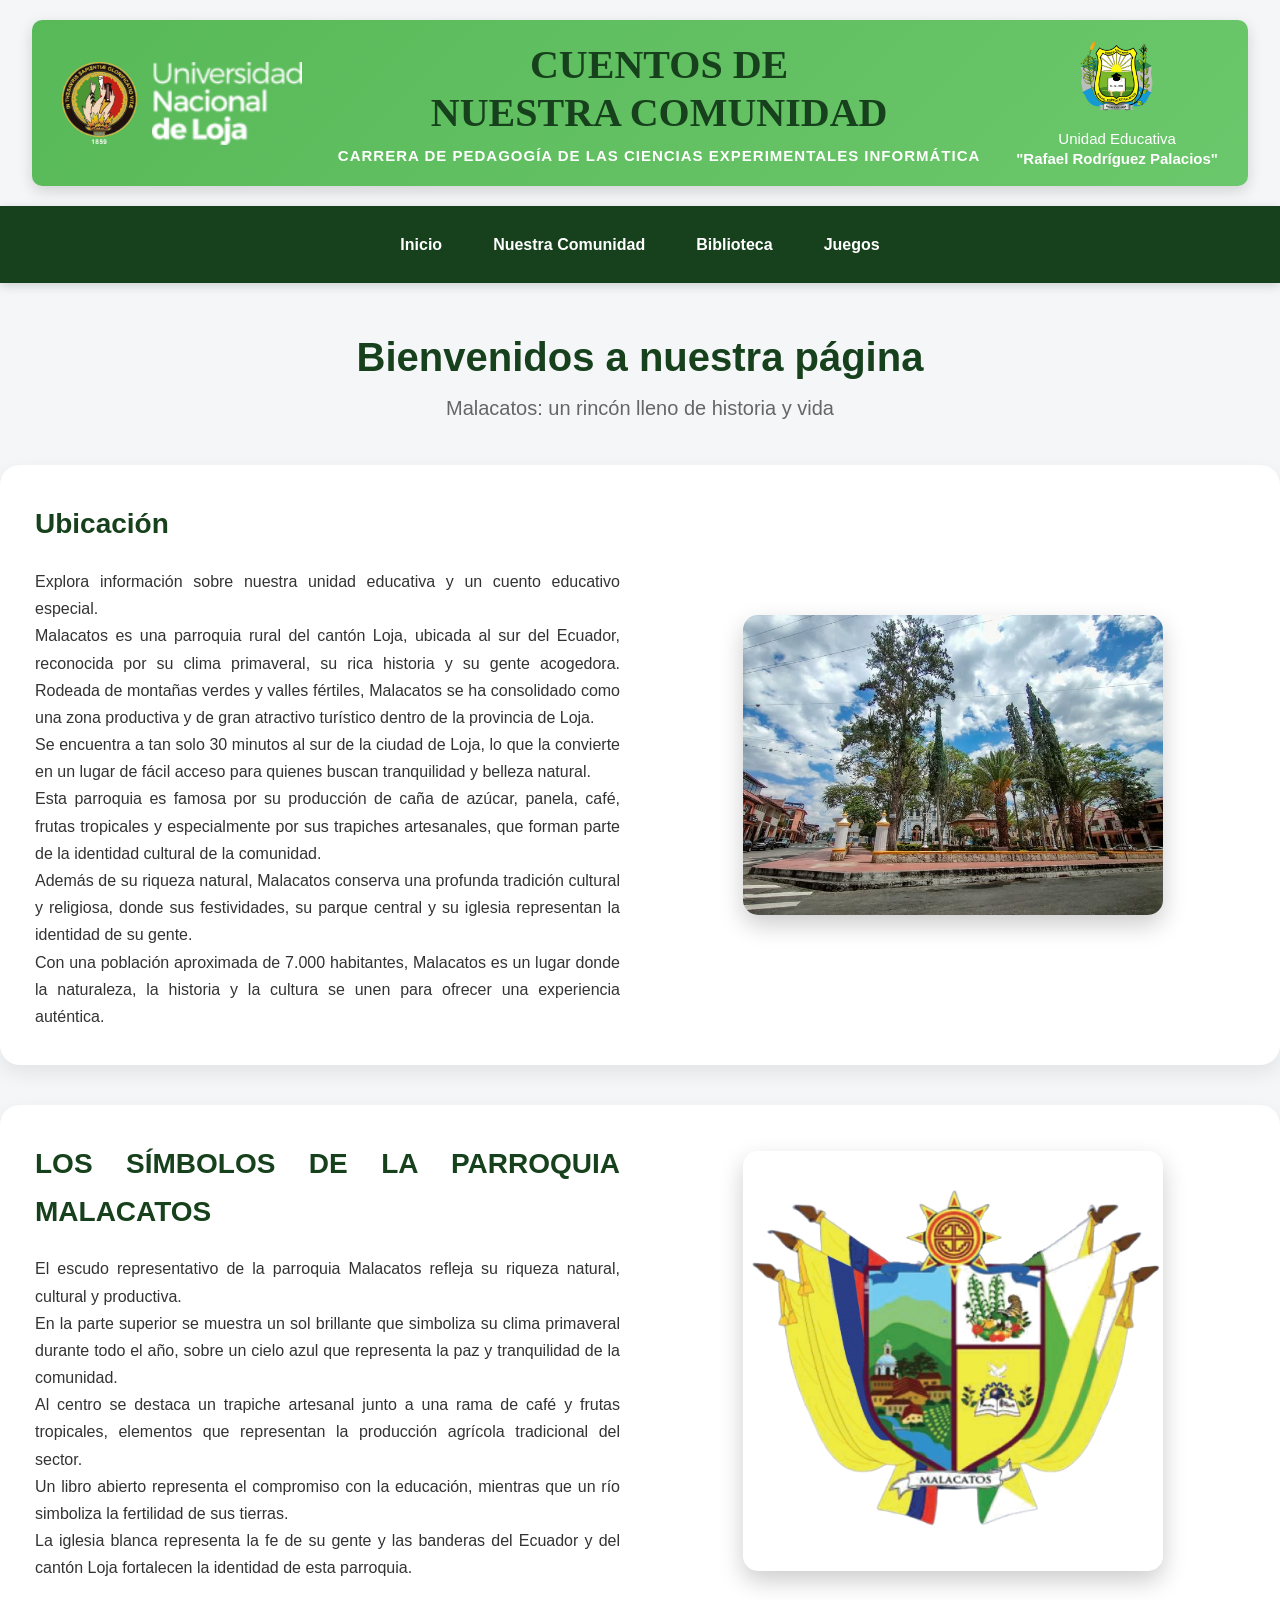
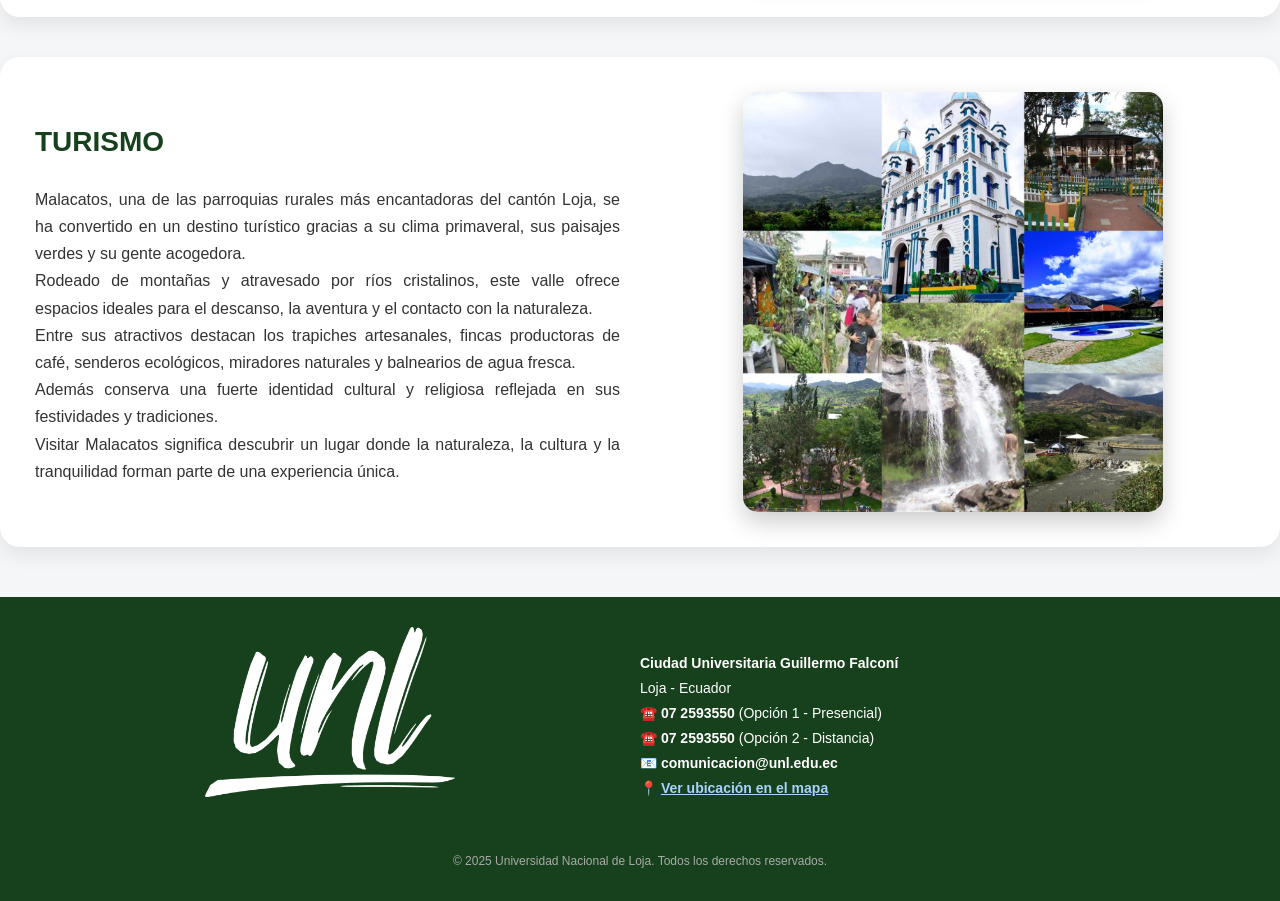
<file: index.html>
<!DOCTYPE html>
<html lang="es">

<head>
    <meta charset="UTF-8">
    <title>Inicio</title>
    <link rel="stylesheet" href="style.css">
</head>

<body>

<!-- ================= ENCABEZADO ================= -->

<header class="encabezado">

    <div class="lado-izquierdo">
        <img src="img/LOGO.png" alt="Escudo UNL" class="logo-unl">

        <img src="img/Universidad-Nacional-de-Loja-UNL.png"
             alt="Universidad Nacional de Loja"
             class="texto-unl">
    </div>


    <div class="centro">

        <h1>CUENTOS DE<br>NUESTRA COMUNIDAD</h1>

        <h2>
            CARRERA DE PEDAGOGÍA DE LAS CIENCIAS
            EXPERIMENTALES INFORMÁTICA
        </h2>

    </div>


    <div class="lado-derecho">

        <img src="img/Unidad educativa.png"
             alt="Unidad Educativa"
             class="logo-colegio">

        <p>
            Unidad Educativa<br>
            <strong>"Rafael Rodríguez Palacios"</strong>
        </p>

    </div>

</header>
<!-- ================= MENÚ ================= -->

<nav>
    <a href="index.html">Inicio</a>

    <a href="unidad.html">Nuestra Comunidad</a>

    <a href="biblioteca.html">Biblioteca</a>

    <a href="juegos.html">Juegos</a>
</nav>

<!-- ================= CONTENIDO PRINCIPAL ================= -->

<main>


<h1>
    Bienvenidos a nuestra página
</h1>


<p class="subtitulo">
    Malacatos: un rincón lleno de historia y vida
</p>



<!-- ================= UBICACIÓN ================= -->


<section>

<div class="card">


<div class="card-texto">

<h3>
    Ubicación
</h3>


<p>
Explora información sobre nuestra unidad educativa y un cuento educativo especial.
</p>


<p>
Malacatos es una parroquia rural del cantón Loja, ubicada al sur del Ecuador, reconocida por su clima primaveral, su rica historia y su gente acogedora. Rodeada de montañas verdes y valles fértiles, Malacatos se ha consolidado como una zona productiva y de gran atractivo turístico dentro de la provincia de Loja.
</p>


<p>
Se encuentra a tan solo 30 minutos al sur de la ciudad de Loja, lo que la convierte en un lugar de fácil acceso para quienes buscan tranquilidad y belleza natural.
</p>


<p>
Esta parroquia es famosa por su producción de caña de azúcar, panela, café, frutas tropicales y especialmente por sus trapiches artesanales, que forman parte de la identidad cultural de la comunidad.
</p>


<p>
Además de su riqueza natural, Malacatos conserva una profunda tradición cultural y religiosa, donde sus festividades, su parque central y su iglesia representan la identidad de su gente.
</p>


<p>
Con una población aproximada de 7.000 habitantes, Malacatos es un lugar donde la naturaleza, la historia y la cultura se unen para ofrecer una experiencia auténtica.
</p>


</div>



<div class="card-imagen">

<img src="img/Iglesia-y-parque.jpg" 
     alt="Iglesia y parque de Malacatos">

</div>


</div>

</section>




<!-- ================= SÍMBOLOS ================= -->


<section>

<div class="card">


<div class="card-texto">

<h3>
LOS SÍMBOLOS DE LA PARROQUIA MALACATOS
</h3>


<p>
El escudo representativo de la parroquia Malacatos refleja su riqueza natural, cultural y productiva.
</p>


<p>
En la parte superior se muestra un sol brillante que simboliza su clima primaveral durante todo el año, sobre un cielo azul que representa la paz y tranquilidad de la comunidad.
</p>


<p>
Al centro se destaca un trapiche artesanal junto a una rama de café y frutas tropicales, elementos que representan la producción agrícola tradicional del sector.
</p>


<p>
Un libro abierto representa el compromiso con la educación, mientras que un río simboliza la fertilidad de sus tierras.
</p>


<p>
La iglesia blanca representa la fe de su gente y las banderas del Ecuador y del cantón Loja fortalecen la identidad de esta parroquia.
</p>


</div>



<div class="card-imagen">

<img src="img/escudomalacatos.png"
     alt="Escudo de Malacatos">

</div>


</div>

</section>





<!-- ================= TURISMO ================= -->


<section>

<div class="card">


<div class="card-texto">


<h3>
TURISMO
</h3>


<p>
Malacatos, una de las parroquias rurales más encantadoras del cantón Loja, se ha convertido en un destino turístico gracias a su clima primaveral, sus paisajes verdes y su gente acogedora.
</p>


<p>
Rodeado de montañas y atravesado por ríos cristalinos, este valle ofrece espacios ideales para el descanso, la aventura y el contacto con la naturaleza.
</p>


<p>
Entre sus atractivos destacan los trapiches artesanales, fincas productoras de café, senderos ecológicos, miradores naturales y balnearios de agua fresca.
</p>


<p>
Además conserva una fuerte identidad cultural y religiosa reflejada en sus festividades y tradiciones.
</p>


<p>
Visitar Malacatos significa descubrir un lugar donde la naturaleza, la cultura y la tranquilidad forman parte de una experiencia única.
</p>


</div>



<div class="card-imagen">

<img src="img/turismomalacatos.png"
     alt="Turismo Malacatos">

</div>


</div>


</section>



</main>




<!-- ================= FOOTER ================= -->


<footer style="background-color:#16411c; color:white; padding:30px 20px; font-family:Arial, sans-serif;">

<div style="display:flex; flex-wrap:wrap; justify-content:space-between; align-items:center;">


<!-- Imagen institucional -->

<div style="flex:1 1 300px; text-align:center; margin-bottom:20px;">

<img src="img/Imagen1 UNL.png"
alt="Universidad Nacional de Loja"
style="max-width:250px; height:auto;">

</div>




<!-- Información -->

<div style="flex:1 1 300px; font-size:14px; line-height:1.8;">


<strong>
Ciudad Universitaria Guillermo Falconí
</strong>

<br>

Loja - Ecuador

<br>

☎️ <strong>
07 2593550
</strong>
(Opción 1 - Presencial)

<br>

☎️ <strong>
07 2593550
</strong>
(Opción 2 - Distancia)

<br>

📧 <strong>
comunicacion@unl.edu.ec
</strong>

<br>

📍

<a href="https://www.openstreetmap.org/?mlat=-4.03364&amp;mlon=-79.20311#map=17/-4.03364/-79.20311"

target="_blank"

style="color:#aad2ff; text-decoration:underline;">

<strong>
Ver ubicación en el mapa
</strong>

</a>


</div>


</div>





<div style="text-align:center; font-size:12px; margin-top:25px; color:#aaa;">

© 2025 Universidad Nacional de Loja. Todos los derechos reservados.

</div>


</footer>

</html>
</file>
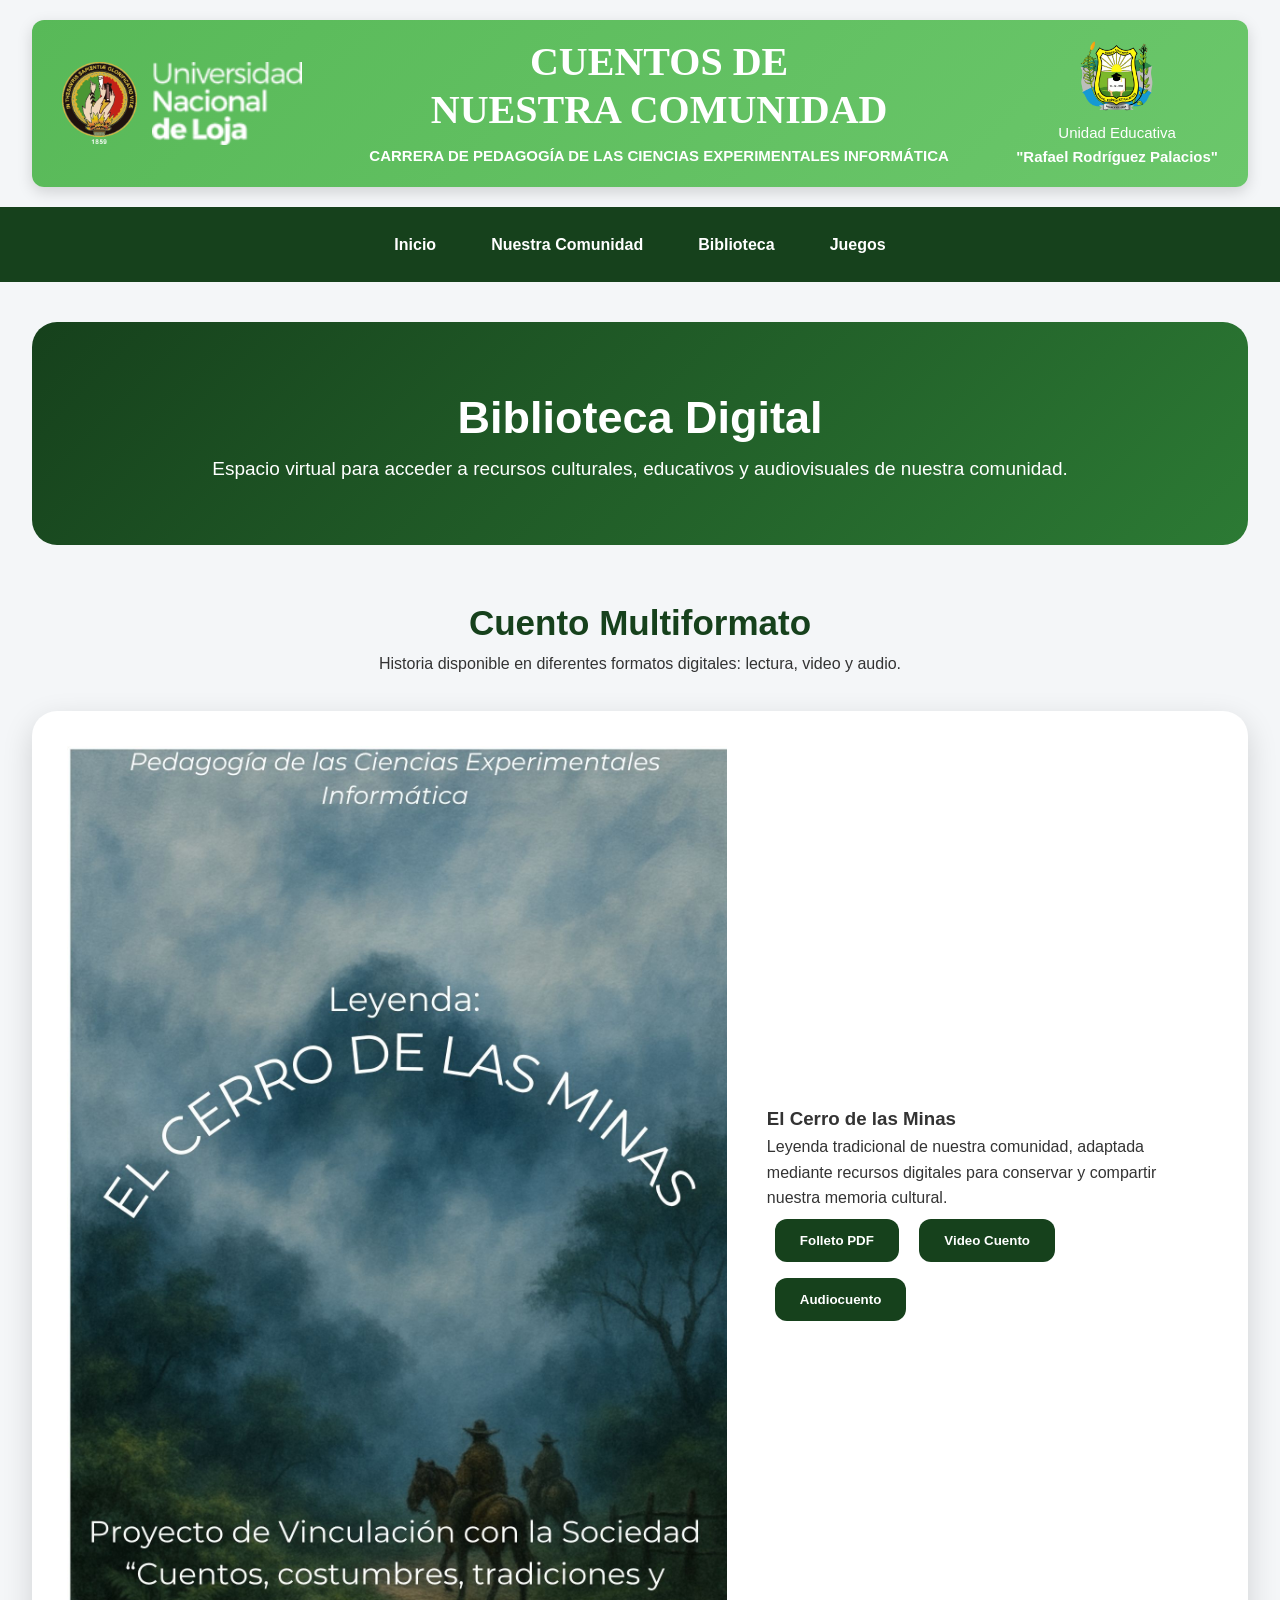
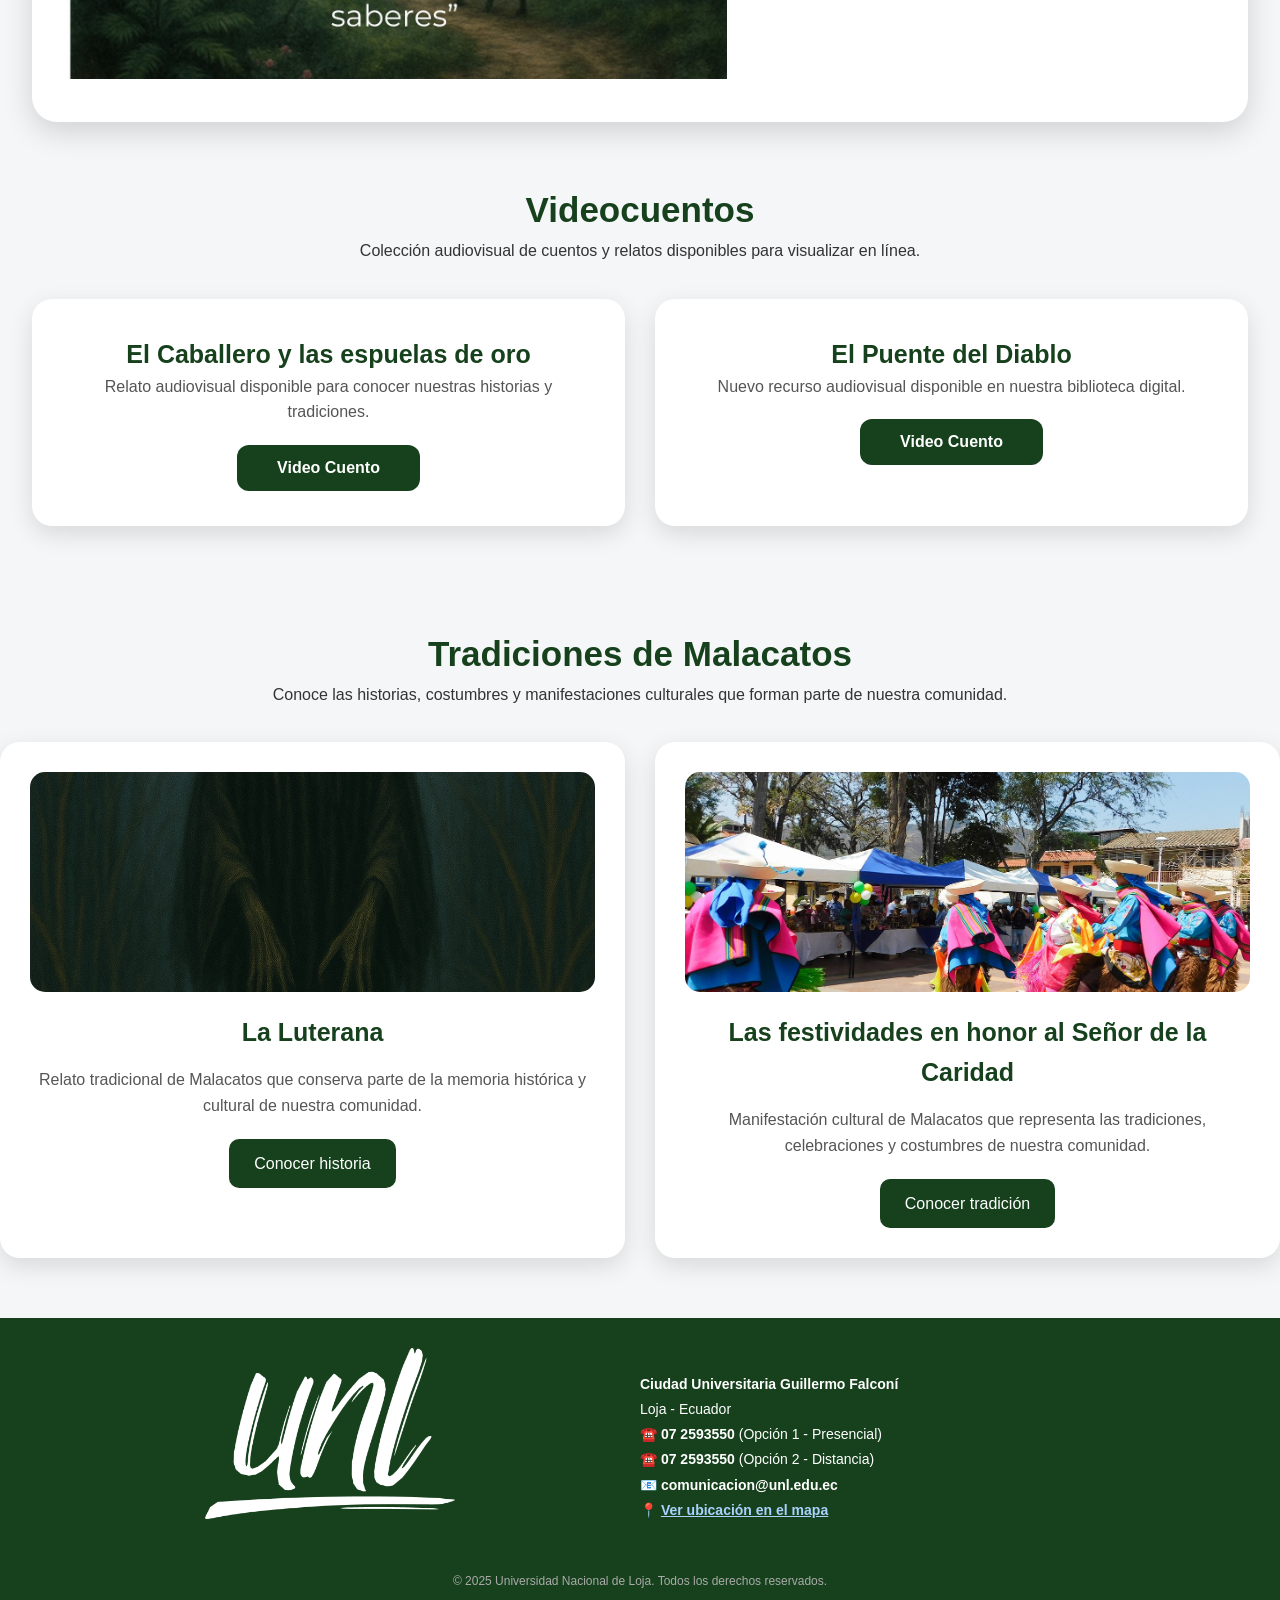
<file: biblioteca.html>
<!DOCTYPE html>
<html lang="es">

<head>
    <meta charset="UTF-8">
    <title>Inicio</title>
    <link rel="stylesheet" href="biblioteca.css">
</head>

<body>

<!-- ================= ENCABEZADO ================= -->

<header class="encabezado">

    <div class="lado-izquierdo">
        <img src="img/LOGO.png" alt="Escudo UNL" class="logo-unl">

        <img src="img/Universidad-Nacional-de-Loja-UNL.png"
             alt="Universidad Nacional de Loja"
             class="texto-unl">
    </div>


    <div class="centro">

        <h1>CUENTOS DE<br>NUESTRA COMUNIDAD</h1>

        <h2>
            CARRERA DE PEDAGOGÍA DE LAS CIENCIAS
            EXPERIMENTALES INFORMÁTICA
        </h2>

    </div>


    <div class="lado-derecho">

        <img src="img/Unidad educativa.png"
             alt="Unidad Educativa"
             class="logo-colegio">

        <p>
            Unidad Educativa<br>
            <strong>"Rafael Rodríguez Palacios"</strong>
        </p>

    </div>

</header>
<!-- ================= MENÚ ================= -->

<nav>
    <a href="index.html">Inicio</a>

    <a href="unidad.html">Nuestra Comunidad</a>

    <a href="biblioteca.html">Biblioteca</a>

    <a href="juegos.html">Juegos</a>
</nav>




<main class="biblioteca">


<!-- PORTADA -->

<section class="hero-biblioteca">

    <h2>Biblioteca Digital</h2>

    <p>
        Espacio virtual para acceder a recursos culturales,
        educativos y audiovisuales de nuestra comunidad.
    </p>

</section>




<!-- =========================
     BLOQUE 1
     CUENTOS MULTIFORMATO
========================= -->

<section class="bloque-biblioteca">


    <div class="titulo-bloque">

        <h2>Cuento Multiformato</h2>

        <p>
            Historia disponible en diferentes formatos digitales:
            lectura, video y audio.
        </p>

    </div>



    <div class="cuento-card">


        <div class="caja-imagen-cuento">

            <img src="img/cerro-minas.jpg"
            alt="El Cerro de las Minas">

        </div>



        <div class="caja-info-cuento">


            <h3>
                El Cerro de las Minas
            </h3>


            <p>
                Leyenda tradicional de nuestra comunidad,
                adaptada mediante recursos digitales para
                conservar y compartir nuestra memoria cultural.
            </p>



            <div class="opciones-cuento">


                <button onclick="window.open('https://drive.google.com/file/d/1W3vQPHzgjhiG3ygdvxCii7Fd3nGU6_Sh/preview','_blank')">
                    Folleto PDF
                </button>



                <button onclick="window.open('https://drive.google.com/file/d/1sGH52b9gOgK1wp8aAgs6pNoCvQhjbeW9/preview','_blank')">
                    Video Cuento
                </button>



                <button onclick="window.open('https://drive.google.com/file/d/166V66SpyPadtMMBKYwJjnTEwwOQJvGsZ/view?usp=sharing','_blank')">
                    Audiocuento
                </button>


            </div>


        </div>


    </div>


</section>
<!-- =========================
     BLOQUE 2
     VIDEOCUENTOS
========================= -->

<section class="bloque-biblioteca">

    <div class="titulo-bloque">

        <h2>Videocuentos</h2>

        <p>
            Colección audiovisual de cuentos y relatos
            disponibles para visualizar en línea.
        </p>

    </div>

    <div class="videos-container">

        <!-- Videocuento 1 -->

        <div class="video-card">

            <h3>
                El Caballero y las espuelas de oro
            </h3>

            <p>
                Relato audiovisual disponible para conocer
                nuestras historias y tradiciones.
            </p>

            <button class="btn-recurso"
                onclick="window.open('https://drive.google.com/file/d/1mBx86j0olaOeBDK2abJJTJhdi-8y8xGK/preview','_blank')">

                Video Cuento

            </button>

        </div>

        <!-- Videocuento 2 -->

        <div class="video-card">

            <h3>
                El Puente del Diablo
            </h3>

            <p>
                Nuevo recurso audiovisual disponible
                en nuestra biblioteca digital.
            </p>

            <button class="btn-recurso"
                onclick="window.open('https://drive.google.com/file/d/19TEgAZ8ZaDaEo65c695lIU1_m_FJj3Zp/preview','_blank')">

                Video Cuento

            </button>

        </div>

    </div>

</section>



<!-- =====================================
     BLOQUE 3
     TRADICIONES DE MALACATOS
===================================== -->

</main>
<section class="bloque-biblioteca">



<div class="titulo-bloque">


<h2>
    Tradiciones de Malacatos
</h2>


<p>
    Conoce las historias, costumbres y manifestaciones
    culturales que forman parte de nuestra comunidad.
</p>



</div>







<div class="tradiciones-container">






<div class="tradicion-card">



<div class="imagen-tradicion">

    <img src="img/Luterana1.jpg"
         alt="La Luterana">

</div>




<h3>
    La Luterana
</h3>




<p>

Relato tradicional de Malacatos que conserva
parte de la memoria histórica y cultural
de nuestra comunidad.

</p>




<a href="Luterana.html">

Conocer historia

</a>




</div>









<div class="tradicion-card">



<div class="imagen-tradicion">

    <img src="img/capitulo2.jpg"
         alt="Festividades del Señor de la Caridad">

</div>




<h3>

Las festividades en honor al Señor de la Caridad

</h3>




<p>

Manifestación cultural de Malacatos que representa
las tradiciones, celebraciones y costumbres
de nuestra comunidad.

</p>




<a href="Agosto.html">

Conocer tradición

</a>




</div>





</div>





</section>







</main>



</section>

<!-- ================= FOOTER ================= -->


<footer style="background-color:#16411c; color:white; padding:30px 20px; font-family:Arial, sans-serif;">

<div style="display:flex; flex-wrap:wrap; justify-content:space-between; align-items:center;">


<!-- Imagen institucional -->

<div style="flex:1 1 300px; text-align:center; margin-bottom:20px;">

<img src="img/Imagen1 UNL.png"
alt="Universidad Nacional de Loja"
style="max-width:250px; height:auto;">

</div>




<!-- Información -->

<div style="flex:1 1 300px; font-size:14px; line-height:1.8;">


<strong>
Ciudad Universitaria Guillermo Falconí
</strong>

<br>

Loja - Ecuador

<br>

☎️ <strong>
07 2593550
</strong>
(Opción 1 - Presencial)

<br>

☎️ <strong>
07 2593550
</strong>
(Opción 2 - Distancia)

<br>

📧 <strong>
comunicacion@unl.edu.ec
</strong>

<br>

📍

<a href="https://www.openstreetmap.org/?mlat=-4.03364&amp;mlon=-79.20311#map=17/-4.03364/-79.20311"

target="_blank"

style="color:#aad2ff; text-decoration:underline;">

<strong>
Ver ubicación en el mapa
</strong>

</a>


</div>


</div>





<div style="text-align:center; font-size:12px; margin-top:25px; color:#aaa;">

© 2025 Universidad Nacional de Loja. Todos los derechos reservados.

</div>


</footer>



</html>
</file>
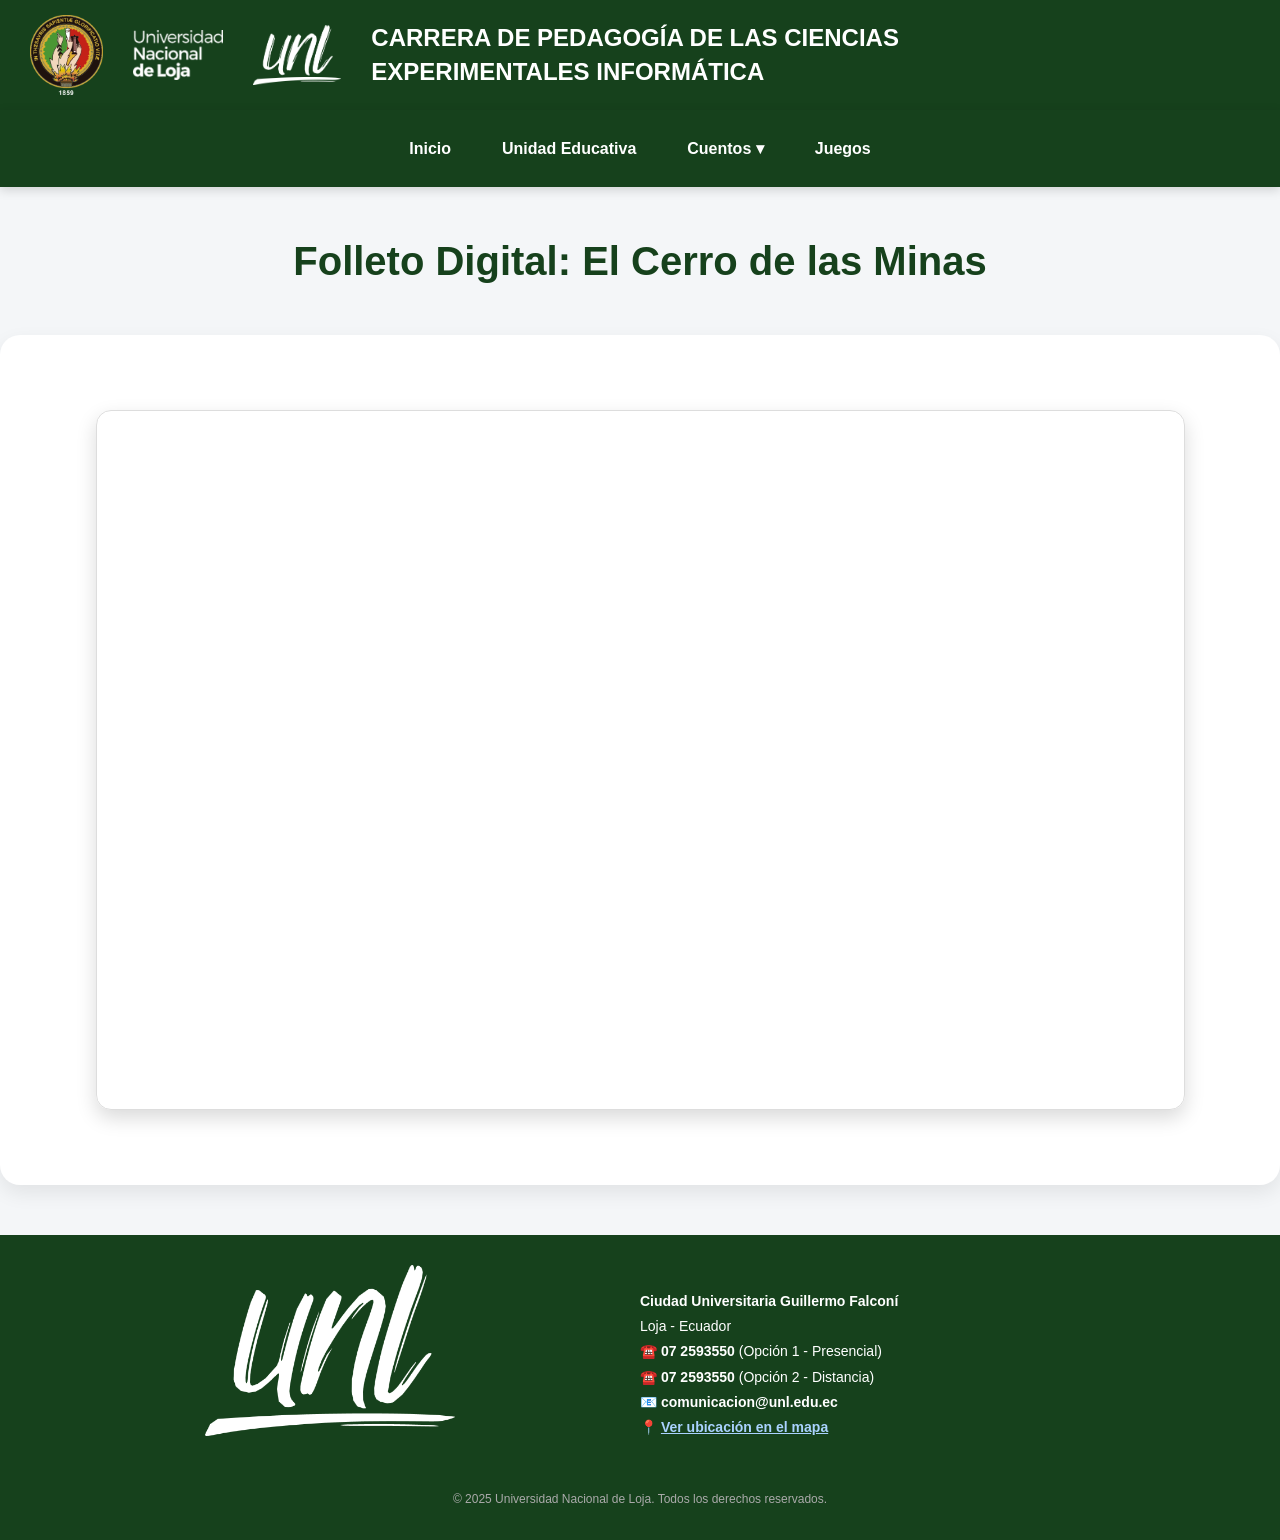
<file: folleto.html>
<!DOCTYPE html>
<html lang="es">

<head>
    <meta charset="UTF-8">
    <title>Inicio</title>
    <link rel="stylesheet" href="style.css">
</head>

<body>

<!-- ================= ENCABEZADO ================= -->

<header style="background-color: #16411c; padding: 15px 30px; display: flex; align-items: center; gap: 30px;">

    <img src="img/LOGO.png" alt="Escudo UNL" style="height: 80px;">

    <img src="img/Universidad-Nacional-de-Loja-UNL.png" 
         alt="Nombre Universidad" 
         style="height: 50px;">

    <img src="img/Imagen1 UNL.png" 
         alt="UNL" 
         style="height: 60px;">

    <h2>
        CARRERA DE PEDAGOGÍA DE LAS CIENCIAS<br>
        EXPERIMENTALES INFORMÁTICA
    </h2>

</header>


<!-- ================= MENÚ ================= -->

<nav>
    <a href="index.html">Inicio</a>

    <a href="unidad.html">Unidad Educativa</a>


    <div class="menu-cuento">
        <a href="#">Cuentos ▾</a>

        <div class="submenu">

            <div class="submenu-titulo">
                El cerro de las minas
            </div>

            <a href="folleto.html">
                Folleto
            </a>

            <a href="video.html">
                Video Cuento
            </a>


            <div class="submenu-titulo">
                Tradiciones de Malacatos
            </div>

            <a href="Agosto.html">
                Festividades en Honor al Señor de la Caridad
            </a>

            <a href="Luterana.html">
                La Luterana
            </a>


            <div class="submenu-titulo">
                Información
            </div>

            <a href="Autores.html">
                Autores
            </a>

        </div>
    </div>


    <a href="juegos.html">Juegos</a>
</nav>







<!-- ================= CONTENIDO ================= -->


<main>


<h1>
Folleto Digital: El Cerro de las Minas
</h1>



<section>


<div class="folleto-contenedor">


<iframe

title="Folleto Digital El Cerro de las Minas"

allowfullscreen

scrolling="no"

src="https://online.fliphtml5.com/mqiow/uzhq/">


</iframe>


</div>



</section>



</main>







<!-- ================= FOOTER ================= -->


<footer style="background-color:#16411c; color:white; padding:30px 20px; font-family:Arial, sans-serif;">

<div style="display:flex; flex-wrap:wrap; justify-content:space-between; align-items:center;">


<!-- Imagen institucional -->

<div style="flex:1 1 300px; text-align:center; margin-bottom:20px;">

<img src="img/Imagen1 UNL.png"
alt="Universidad Nacional de Loja"
style="max-width:250px; height:auto;">

</div>




<!-- Información -->

<div style="flex:1 1 300px; font-size:14px; line-height:1.8;">


<strong>
Ciudad Universitaria Guillermo Falconí
</strong>

<br>

Loja - Ecuador

<br>

☎️ <strong>
07 2593550
</strong>
(Opción 1 - Presencial)

<br>

☎️ <strong>
07 2593550
</strong>
(Opción 2 - Distancia)

<br>

📧 <strong>
comunicacion@unl.edu.ec
</strong>

<br>

📍

<a href="https://www.openstreetmap.org/?mlat=-4.03364&amp;mlon=-79.20311#map=17/-4.03364/-79.20311"

target="_blank"

style="color:#aad2ff; text-decoration:underline;">

<strong>
Ver ubicación en el mapa
</strong>

</a>


</div>


</div>





<div style="text-align:center; font-size:12px; margin-top:25px; color:#aaa;">

© 2025 Universidad Nacional de Loja. Todos los derechos reservados.

</div>


</footer>

</html>
</file>
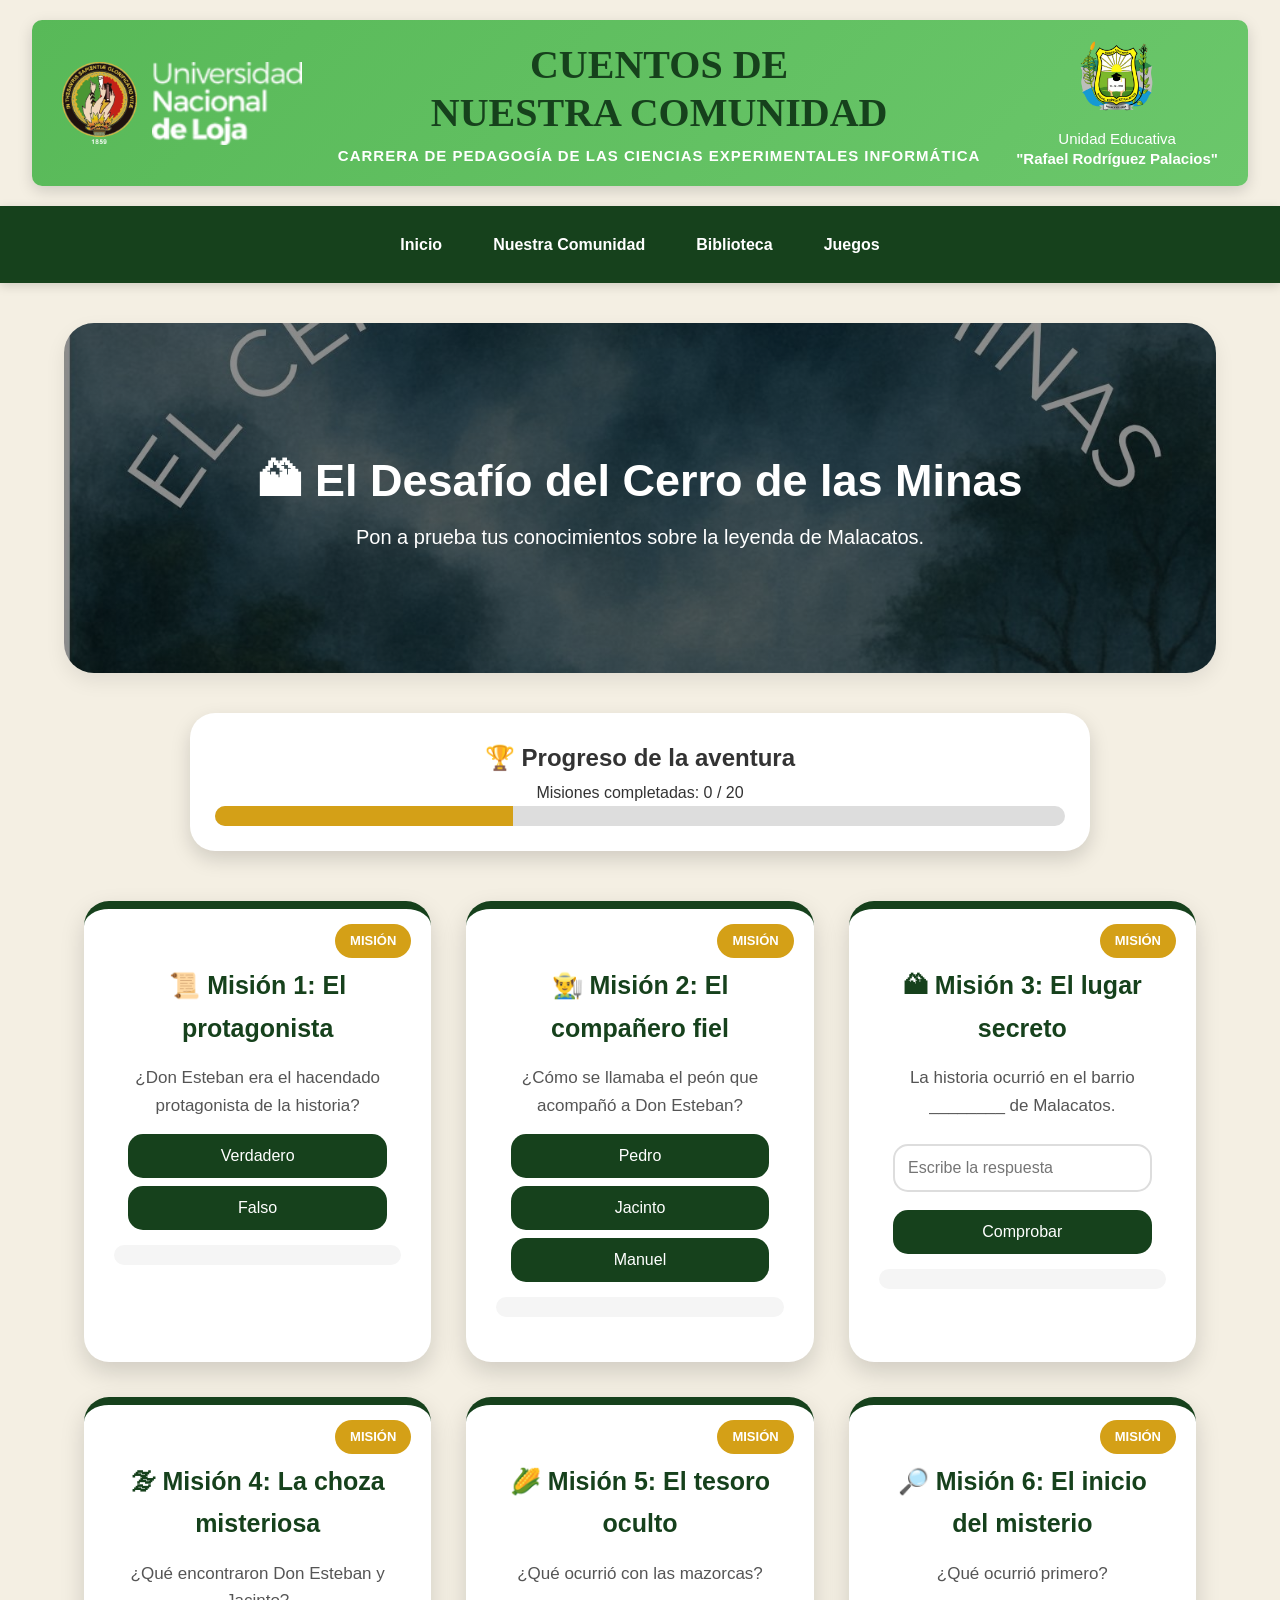
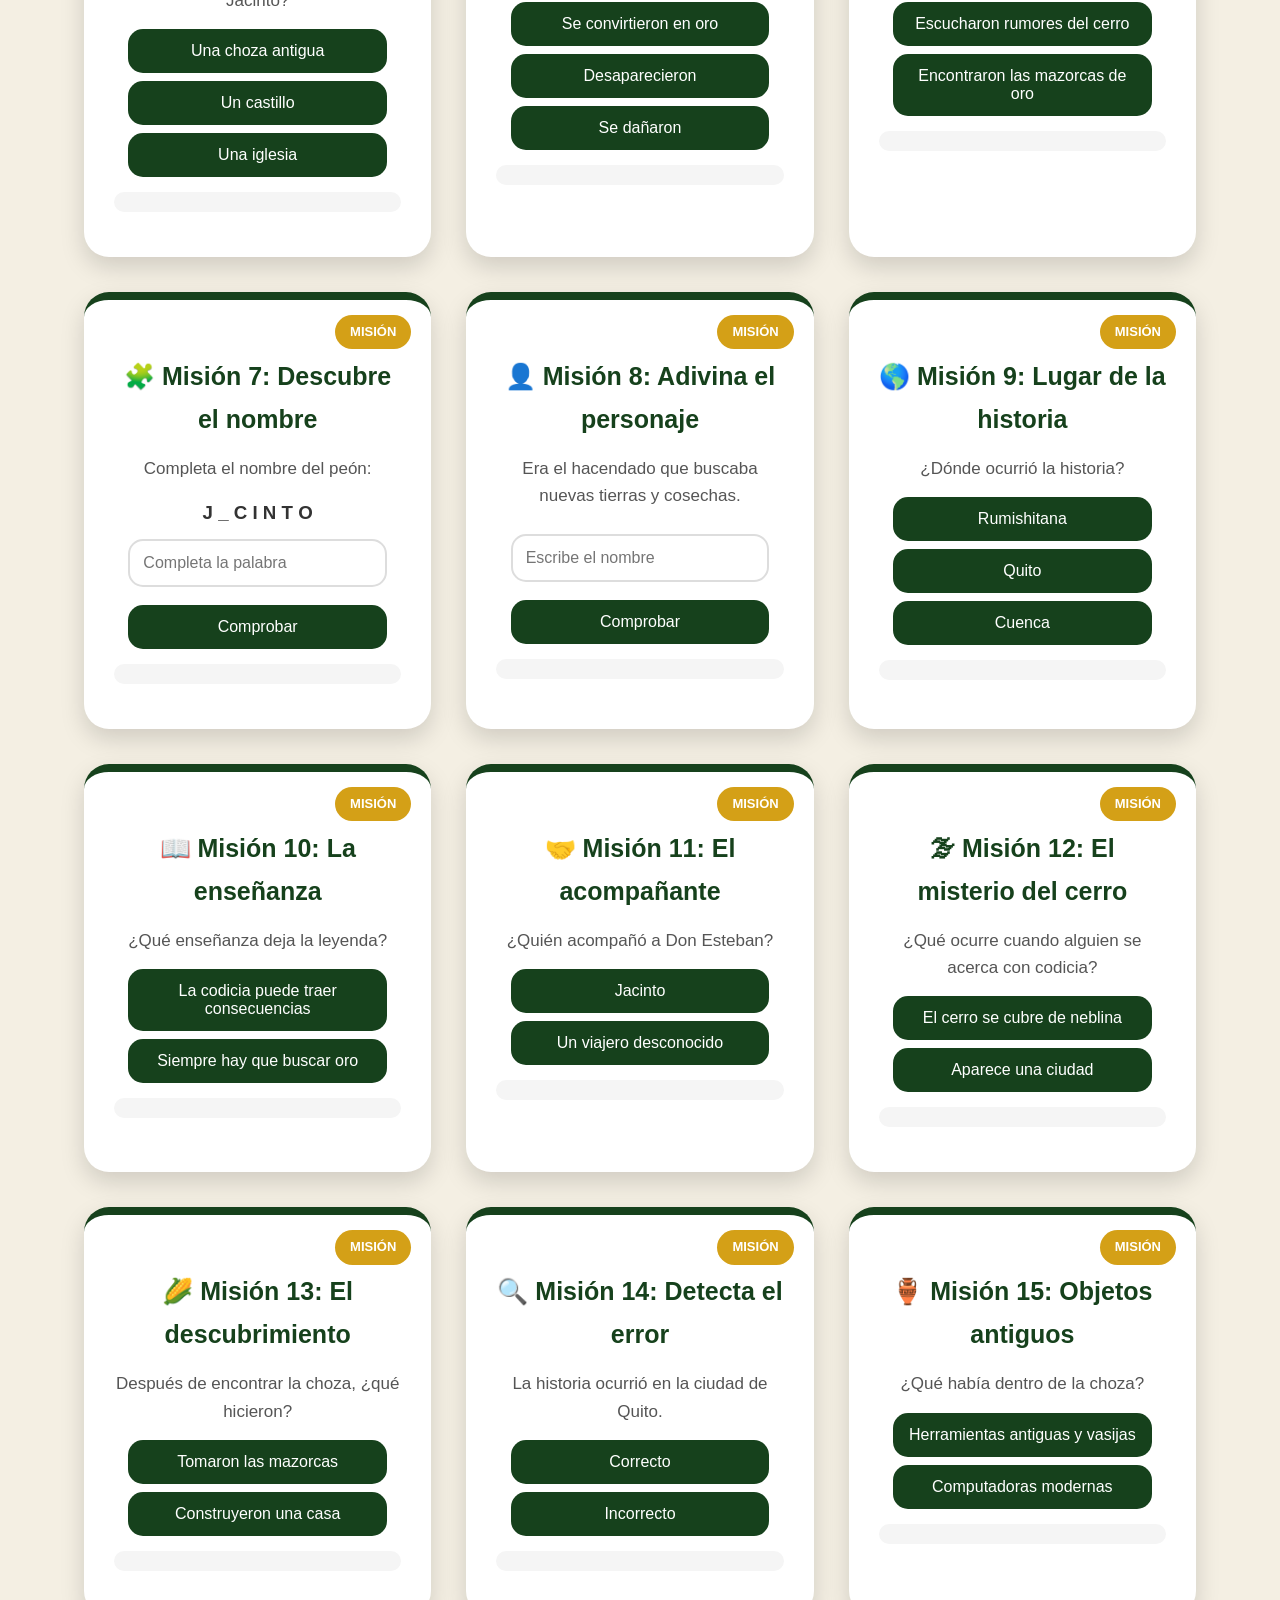
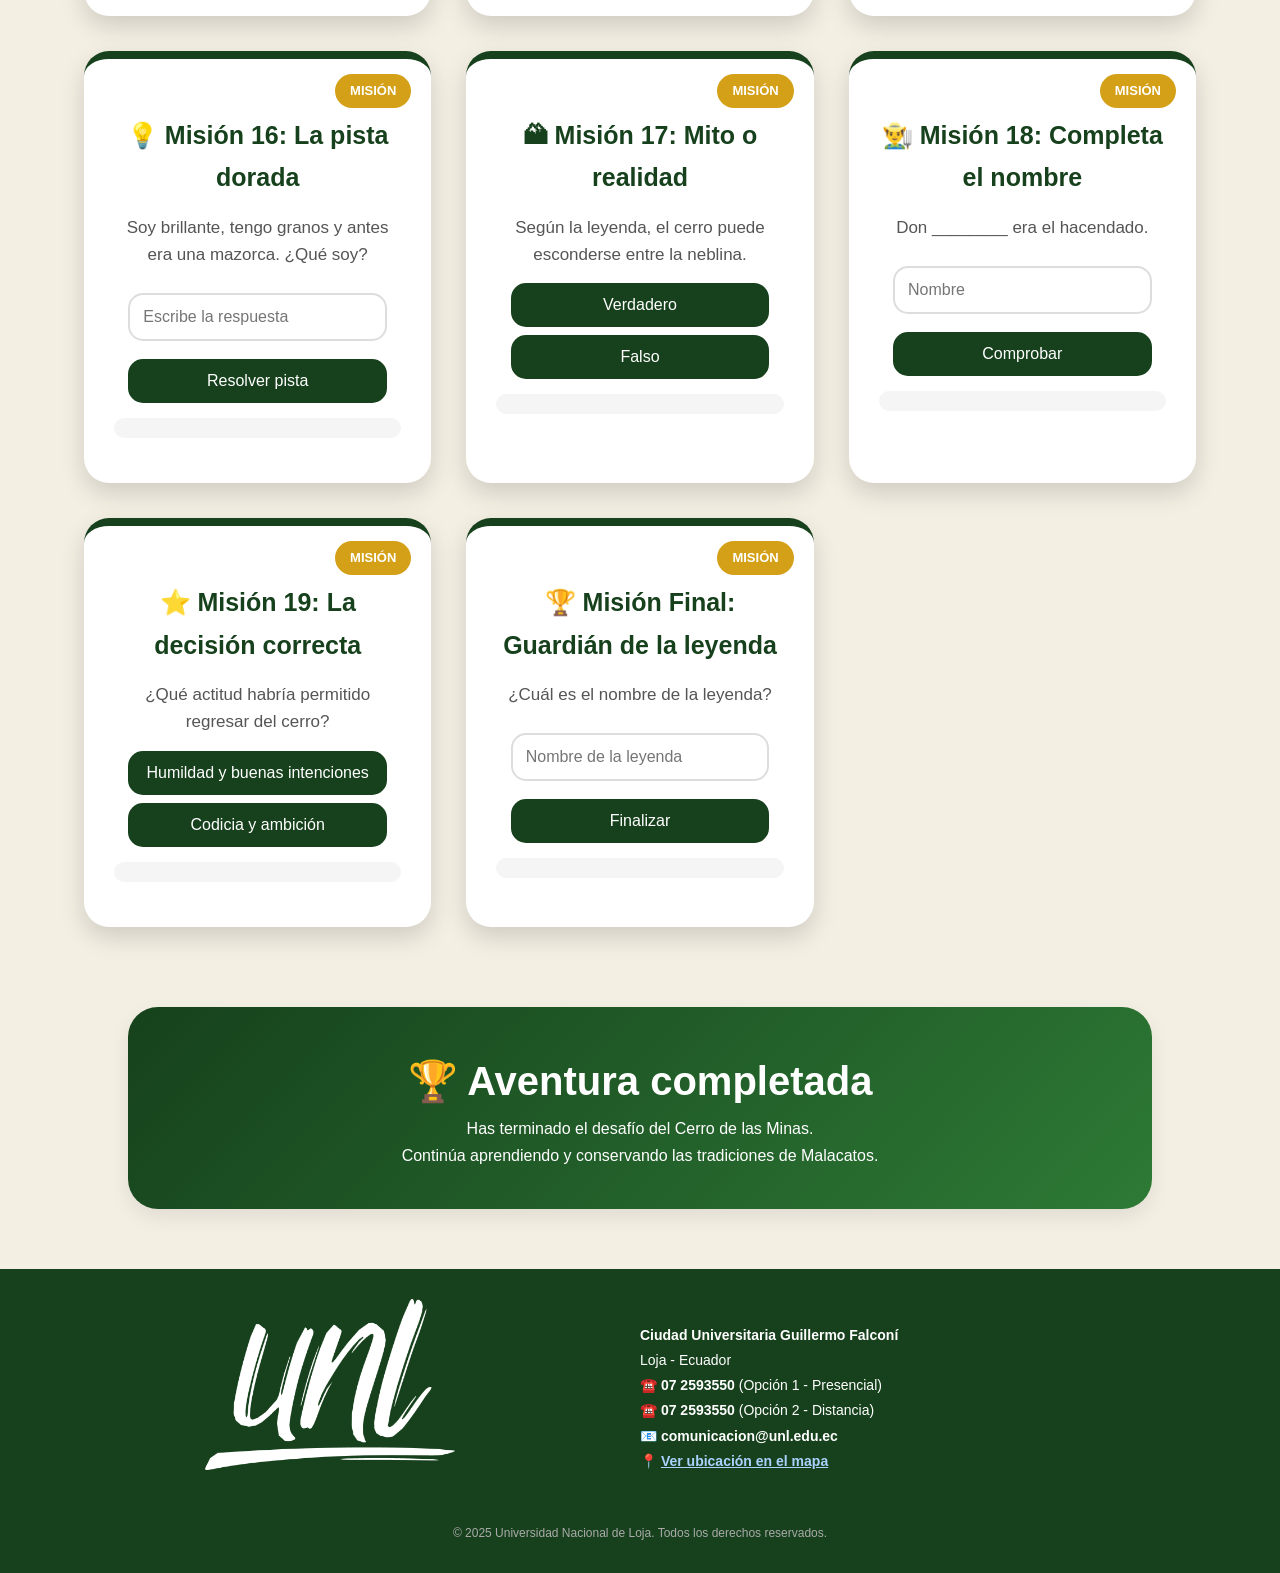
<file: juegos.html>
<!DOCTYPE html>
<html lang="es">

<head>

<meta charset="UTF-8">

<title>
Juegos Educativos | El Cerro de las Minas
</title>


<link rel="stylesheet" href="style.css">

<link rel="stylesheet" href="juegos.css">


</head>


<body>


<!-- ================= ENCABEZADO ================= -->


<header class="encabezado">


<div class="lado-izquierdo">

<img src="img/LOGO.png"
alt="Escudo UNL"
class="logo-unl">


<img src="img/Universidad-Nacional-de-Loja-UNL.png"
alt="Universidad Nacional de Loja"
class="texto-unl">

</div>




<div class="centro">


<h1>
CUENTOS DE<br>
NUESTRA COMUNIDAD
</h1>



<h2>
CARRERA DE PEDAGOGÍA DE LAS CIENCIAS
EXPERIMENTALES INFORMÁTICA
</h2>


</div>





<div class="lado-derecho">


<img src="img/Unidad educativa.png"
alt="Unidad Educativa"
class="logo-colegio">


<p>
Unidad Educativa<br>

<strong>
"Rafael Rodríguez Palacios"
</strong>

</p>


</div>


</header>





<!-- ================= MENÚ ================= -->


<nav>


<a href="index.html">
Inicio
</a>


<a href="unidad.html">
Nuestra Comunidad
</a>


<a href="biblioteca.html">
Biblioteca
</a>


<a href="juegos.html">
Juegos
</a>


</nav>







<!-- ================= CONTENIDO ================= -->


<main>



<section class="banner-juego">

<h1 class="titulo-juego">
🏔 El Desafío del Cerro de las Minas
</h1>

<p class="descripcion-juego">
Pon a prueba tus conocimientos sobre la leyenda de Malacatos.
</p>

</section>






<section class="panel-progreso">


<h2>
🏆 Progreso de la aventura
</h2>


<p>

Misiones completadas:

<span id="contador">
0
</span>
/
20

</p>



<div class="barra">


<div class="progreso"
id="barra-progreso">

</div>


</div>


</section>








<div class="contenedor-juegos">







<!-- ================= MISIÓN 1 ================= -->


<div class="juego">


<h2>
📜 Misión 1: El protagonista
</h2>



<p>
¿Don Esteban era el hacendado protagonista
de la historia?
</p>



<button onclick="juego1(true)">
Verdadero
</button>



<button onclick="juego1(false)">
Falso
</button>



<p id="r1" class="resultado"></p>


</div>








<!-- ================= MISIÓN 2 ================= -->


<div class="juego">


<h2>
👨‍🌾 Misión 2: El compañero fiel
</h2>


<p>
¿Cómo se llamaba el peón que acompañó
a Don Esteban?
</p>


<button onclick="juego2('a')">
Pedro
</button>


<button onclick="juego2('b')">
Jacinto
</button>


<button onclick="juego2('c')">
Manuel
</button>


<p id="r2" class="resultado"></p>


</div>









<!-- ================= MISIÓN 3 ================= -->


<div class="juego">


<h2>
🏔 Misión 3: El lugar secreto
</h2>


<p>
La historia ocurrió en el barrio ________
de Malacatos.
</p>



<input type="text"
id="respuesta3"
placeholder="Escribe la respuesta">



<button onclick="juego3()">
Comprobar
</button>



<p id="r3" class="resultado"></p>


</div>









<!-- ================= MISIÓN 4 ================= -->


<div class="juego">


<h2>
🌫 Misión 4: La choza misteriosa
</h2>



<p>
¿Qué encontraron Don Esteban y Jacinto?
</p>



<button onclick="juego4('a')">
Una choza antigua
</button>


<button onclick="juego4('b')">
Un castillo
</button>


<button onclick="juego4('c')">
Una iglesia
</button>



<p id="r4" class="resultado"></p>


</div>









<!-- ================= MISIÓN 5 ================= -->


<div class="juego">


<h2>
🌽 Misión 5: El tesoro oculto
</h2>



<p>
¿Qué ocurrió con las mazorcas?
</p>



<button onclick="juego5('a')">
Se convirtieron en oro
</button>


<button onclick="juego5('b')">
Desaparecieron
</button>


<button onclick="juego5('c')">
Se dañaron
</button>



<p id="r5" class="resultado"></p>


</div>








<!-- ================= MISIÓN 6 ================= -->


<div class="juego">


<h2>
🔎 Misión 6: El inicio del misterio
</h2>



<p>
¿Qué ocurrió primero?
</p>



<button onclick="juego6('a')">
Escucharon rumores del cerro
</button>



<button onclick="juego6('b')">
Encontraron las mazorcas de oro
</button>



<p id="r6" class="resultado"></p>


</div>








<!-- ================= MISIÓN 7 ================= -->


<div class="juego">


<h2>
🧩 Misión 7: Descubre el nombre
</h2>



<p>
Completa el nombre del peón:
</p>



<h3>
J _ C I N T O
</h3>



<input type="text"
id="respuesta7"
placeholder="Completa la palabra">


<button onclick="juego7()">
Comprobar
</button>



<p id="r7" class="resultado"></p>


</div>
<!-- ================= MISIÓN 8 ================= -->


<div class="juego">


<h2>
👤 Misión 8: Adivina el personaje
</h2>


<p>
Era el hacendado que buscaba nuevas tierras
y cosechas.
</p>


<input type="text"
id="respuesta8"
placeholder="Escribe el nombre">


<button onclick="juego8()">
Comprobar
</button>


<p id="r8" class="resultado"></p>


</div>







<!-- ================= MISIÓN 9 ================= -->


<div class="juego">


<h2>
🌎 Misión 9: Lugar de la historia
</h2>


<p>
¿Dónde ocurrió la historia?
</p>


<button onclick="juego9('a')">
Rumishitana
</button>


<button onclick="juego9('b')">
Quito
</button>


<button onclick="juego9('c')">
Cuenca
</button>


<p id="r9" class="resultado"></p>


</div>








<!-- ================= MISIÓN 10 ================= -->


<div class="juego">


<h2>
📖 Misión 10: La enseñanza
</h2>


<p>
¿Qué enseñanza deja la leyenda?
</p>


<button onclick="juego10('a')">
La codicia puede traer consecuencias
</button>


<button onclick="juego10('b')">
Siempre hay que buscar oro
</button>


<p id="r10" class="resultado"></p>


</div>








<!-- ================= MISIÓN 11 ================= -->


<div class="juego">


<h2>
🤝 Misión 11: El acompañante
</h2>


<p>
¿Quién acompañó a Don Esteban?
</p>


<button onclick="juego11('a')">
Jacinto
</button>


<button onclick="juego11('b')">
Un viajero desconocido
</button>


<p id="r11" class="resultado"></p>


</div>








<!-- ================= MISIÓN 12 ================= -->


<div class="juego">


<h2>
🌫 Misión 12: El misterio del cerro
</h2>


<p>
¿Qué ocurre cuando alguien se acerca
con codicia?
</p>


<button onclick="juego12('a')">
El cerro se cubre de neblina
</button>


<button onclick="juego12('b')">
Aparece una ciudad
</button>


<p id="r12" class="resultado"></p>


</div>








<!-- ================= MISIÓN 13 ================= -->


<div class="juego">


<h2>
🌽 Misión 13: El descubrimiento
</h2>


<p>
Después de encontrar la choza,
¿qué hicieron?
</p>


<button onclick="juego13('a')">
Tomaron las mazorcas
</button>


<button onclick="juego13('b')">
Construyeron una casa
</button>


<p id="r13" class="resultado"></p>


</div>








<!-- ================= MISIÓN 14 ================= -->


<div class="juego">


<h2>
🔍 Misión 14: Detecta el error
</h2>


<p>
La historia ocurrió en la ciudad de Quito.
</p>


<button onclick="juego14('a')">
Correcto
</button>


<button onclick="juego14('b')">
Incorrecto
</button>


<p id="r14" class="resultado"></p>


</div>








<!-- ================= MISIÓN 15 ================= -->


<div class="juego">


<h2>
🏺 Misión 15: Objetos antiguos
</h2>


<p>
¿Qué había dentro de la choza?
</p>


<button onclick="juego15('a')">
Herramientas antiguas y vasijas
</button>


<button onclick="juego15('b')">
Computadoras modernas
</button>


<p id="r15" class="resultado"></p>


</div>








<!-- ================= MISIÓN 16 ================= -->


<div class="juego">


<h2>
💡 Misión 16: La pista dorada
</h2>


<p>
Soy brillante, tengo granos y antes era una mazorca.
¿Qué soy?
</p>


<input type="text"
id="respuesta16"
placeholder="Escribe la respuesta">


<button onclick="juego16()">
Resolver pista
</button>


<p id="r16" class="resultado"></p>


</div>








<!-- ================= MISIÓN 17 ================= -->


<div class="juego">


<h2>
🏔 Misión 17: Mito o realidad
</h2>


<p>
Según la leyenda, el cerro puede esconderse
entre la neblina.
</p>


<button onclick="juego17('a')">
Verdadero
</button>


<button onclick="juego17('b')">
Falso
</button>


<p id="r17" class="resultado"></p>


</div>








<!-- ================= MISIÓN 18 ================= -->


<div class="juego">


<h2>
👨‍🌾 Misión 18: Completa el nombre
</h2>


<p>
Don ________ era el hacendado.
</p>


<input type="text"
id="respuesta18"
placeholder="Nombre">


<button onclick="juego18()">
Comprobar
</button>


<p id="r18" class="resultado"></p>


</div>








<!-- ================= MISIÓN 19 ================= -->


<div class="juego">


<h2>
⭐ Misión 19: La decisión correcta
</h2>


<p>
¿Qué actitud habría permitido regresar del cerro?
</p>


<button onclick="juego19('a')">
Humildad y buenas intenciones
</button>


<button onclick="juego19('b')">
Codicia y ambición
</button>


<p id="r19" class="resultado"></p>


</div>








<!-- ================= MISIÓN 20 ================= -->


<div class="juego">


<h2>
🏆 Misión Final: Guardián de la leyenda
</h2>


<p>
¿Cuál es el nombre de la leyenda?
</p>


<input type="text"
id="respuesta20"
placeholder="Nombre de la leyenda">


<button onclick="juego20()">
Finalizar
</button>


<p id="r20" class="resultado"></p>


</div>
<!-- ================= FIN DE MISIONES ================= -->


</div>






<!-- ================= RECOMPENSA FINAL ================= -->


<section class="recompensa">


<h2>
🏆 Aventura completada
</h2>


<p>

Has terminado el desafío del Cerro de las Minas.

</p>


<p>

Continúa aprendiendo y conservando
las tradiciones de Malacatos.

</p>


</section>





</main>









<!-- ================= JAVASCRIPT ================= -->


<script>


let puntos = 0;

let misiones = 0;





function actualizarProgreso(){


document.getElementById("contador").innerHTML = misiones;


let porcentaje = (misiones / 20) * 100;


document.getElementById("barra-progreso").style.width =
porcentaje + "%";


}







function correcto(id,texto){


document.getElementById(id).innerHTML =
"✅ Correcto: " + texto;


misiones++;


actualizarProgreso();


}






function incorrecto(id,texto){


document.getElementById(id).innerHTML =
"❌ Incorrecto: " + texto;


}







// MISIÓN 1


function juego1(r){


if(r){

correcto(
"r1",
"Don Esteban era el hacendado protagonista"
);

}

else{

incorrecto(
"r1",
"Don Esteban sí era el protagonista"
);

}


}








// MISIÓN 2


function juego2(r){


if(r=="b"){


correcto(
"r2",
"Jacinto era el peón fiel"
);


}

else{


incorrecto(
"r2",
"La respuesta correcta era Jacinto"
);


}


}







// MISIÓN 3


function juego3(){


let respuesta =
document.getElementById("respuesta3").value.toLowerCase();



if(respuesta.includes("rumishitana")){


correcto(
"r3",
"El lugar era Rumishitana"
);


}

else{


incorrecto(
"r3",
"La respuesta era Rumishitana"
);


}


}







// MISIÓN 4


function juego4(r){


if(r=="a"){


correcto(
"r4",
"Encontraron una choza antigua"
);


}

else{


incorrecto(
"r4",
"Era una choza antigua"
);


}


}







// MISIÓN 5


function juego5(r){


if(r=="a"){


correcto(
"r5",
"Las mazorcas se transformaron en oro"
);


}

else{


incorrecto(
"r5",
"Las mazorcas se convirtieron en oro"
);


}


}








// MISIÓN 6


function juego6(r){


if(r=="a"){


correcto(
"r6",
"Primero escucharon rumores del cerro"
);


}

else{


incorrecto(
"r6",
"Primero escucharon rumores"
);


}


}







// MISIÓN 7


function juego7(){


let respuesta =
document.getElementById("respuesta7").value.toLowerCase();



if(respuesta.includes("a")){


correcto(
"r7",
"El nombre era Jacinto"
);


}

else{


incorrecto(
"r7",
"Debía completar Jacinto"
);


}


}







// MISIÓN 8


function juego8(){


let respuesta =
document.getElementById("respuesta8").value.toLowerCase();



if(respuesta.includes("esteban")){


correcto(
"r8",
"Era Don Esteban"
);


}

else{


incorrecto(
"r8",
"Era Don Esteban"
);


}


}








// MISIÓN 9


function juego9(r){


if(r=="a"){


correcto(
"r9",
"Fue en Rumishitana"
);


}

else{


incorrecto(
"r9",
"Fue en Rumishitana"
);


}


}








// MISIÓN 10


function juego10(r){


if(r=="a"){


correcto(
"r10",
"La codicia trae consecuencias"
);


}

else{


incorrecto(
"r10",
"Esa era la enseñanza"
);


}


}








// MISIÓN 11


function juego11(r){


if(r=="a"){


correcto(
"r11",
"Jacinto acompañó a Don Esteban"
);


}

else{


incorrecto(
"r11",
"La respuesta era Jacinto"
);


}


}







// MISIÓN 12


function juego12(r){


if(r=="a"){


correcto(
"r12",
"El cerro se cubre de neblina"
);


}

else{


incorrecto(
"r12",
"Esa era la respuesta correcta"
);


}


}







// MISIÓN 13


function juego13(r){


if(r=="a"){


correcto(
"r13",
"Tomaron las mazorcas"
);


}

else{


incorrecto(
"r13",
"La respuesta era tomar las mazorcas"
);


}


}







// MISIÓN 14


function juego14(r){


if(r=="b"){


correcto(
"r14",
"La historia no ocurrió en Quito"
);


}

else{


incorrecto(
"r14",
"La respuesta era incorrecto"
);


}


}








// MISIÓN 15


function juego15(r){


if(r=="a"){


correcto(
"r15",
"Había herramientas antiguas y vasijas"
);


}

else{


incorrecto(
"r15",
"Esa no era la respuesta"
);


}


}








// MISIÓN 16


function juego16(){


let respuesta =
document.getElementById("respuesta16").value.toLowerCase();



if(respuesta.includes("oro")){


correcto(
"r16",
"Era el oro de las mazorcas"
);


}

else{


incorrecto(
"r16",
"La respuesta era oro"
);


}


}








// MISIÓN 17


function juego17(r){


if(r=="a"){


correcto(
"r17",
"Es verdadero según la leyenda"
);


}

else{


incorrecto(
"r17",
"Era verdadero"
);


}


}







// MISIÓN 18


function juego18(){


let respuesta =
document.getElementById("respuesta18").value.toLowerCase();



if(respuesta.includes("esteban")){


correcto(
"r18",
"Don Esteban era el hacendado"
);


}

else{


incorrecto(
"r18",
"La respuesta era Esteban"
);


}


}







// MISIÓN 19


function juego19(r){


if(r=="a"){


correcto(
"r19",
"La humildad permitía regresar"
);


}

else{


incorrecto(
"r19",
"La respuesta era humildad"
);


}


}







// MISIÓN 20


function juego20(){


let respuesta =
document.getElementById("respuesta20").value.toLowerCase();



if(respuesta.includes("cerro")){


correcto(
"r20",
"¡Felicidades! Terminaste la aventura"
);


}

else{


incorrecto(
"r20",
"La respuesta era El Cerro de las Minas"
);


}


}



</script>
<!-- ================= FOOTER ================= -->


<footer style="background-color:#16411c; color:white; padding:30px 20px; font-family:Arial, sans-serif;">

<div style="display:flex; flex-wrap:wrap; justify-content:space-between; align-items:center;">


<!-- Imagen institucional -->

<div style="flex:1 1 300px; text-align:center; margin-bottom:20px;">

<img src="img/Imagen1 UNL.png"
alt="Universidad Nacional de Loja"
style="max-width:250px; height:auto;">

</div>




<!-- Información -->

<div style="flex:1 1 300px; font-size:14px; line-height:1.8;">


<strong>
Ciudad Universitaria Guillermo Falconí
</strong>

<br>

Loja - Ecuador

<br>

☎️ <strong>
07 2593550
</strong>
(Opción 1 - Presencial)

<br>

☎️ <strong>
07 2593550
</strong>
(Opción 2 - Distancia)

<br>

📧 <strong>
comunicacion@unl.edu.ec
</strong>

<br>

📍

<a href="https://www.openstreetmap.org/?mlat=-4.03364&amp;mlon=-79.20311#map=17/-4.03364/-79.20311"

target="_blank"

style="color:#aad2ff; text-decoration:underline;">

<strong>
Ver ubicación en el mapa
</strong>

</a>


</div>


</div>





<div style="text-align:center; font-size:12px; margin-top:25px; color:#aaa;">

© 2025 Universidad Nacional de Loja. Todos los derechos reservados.

</div>


</footer>

</html>
</file>
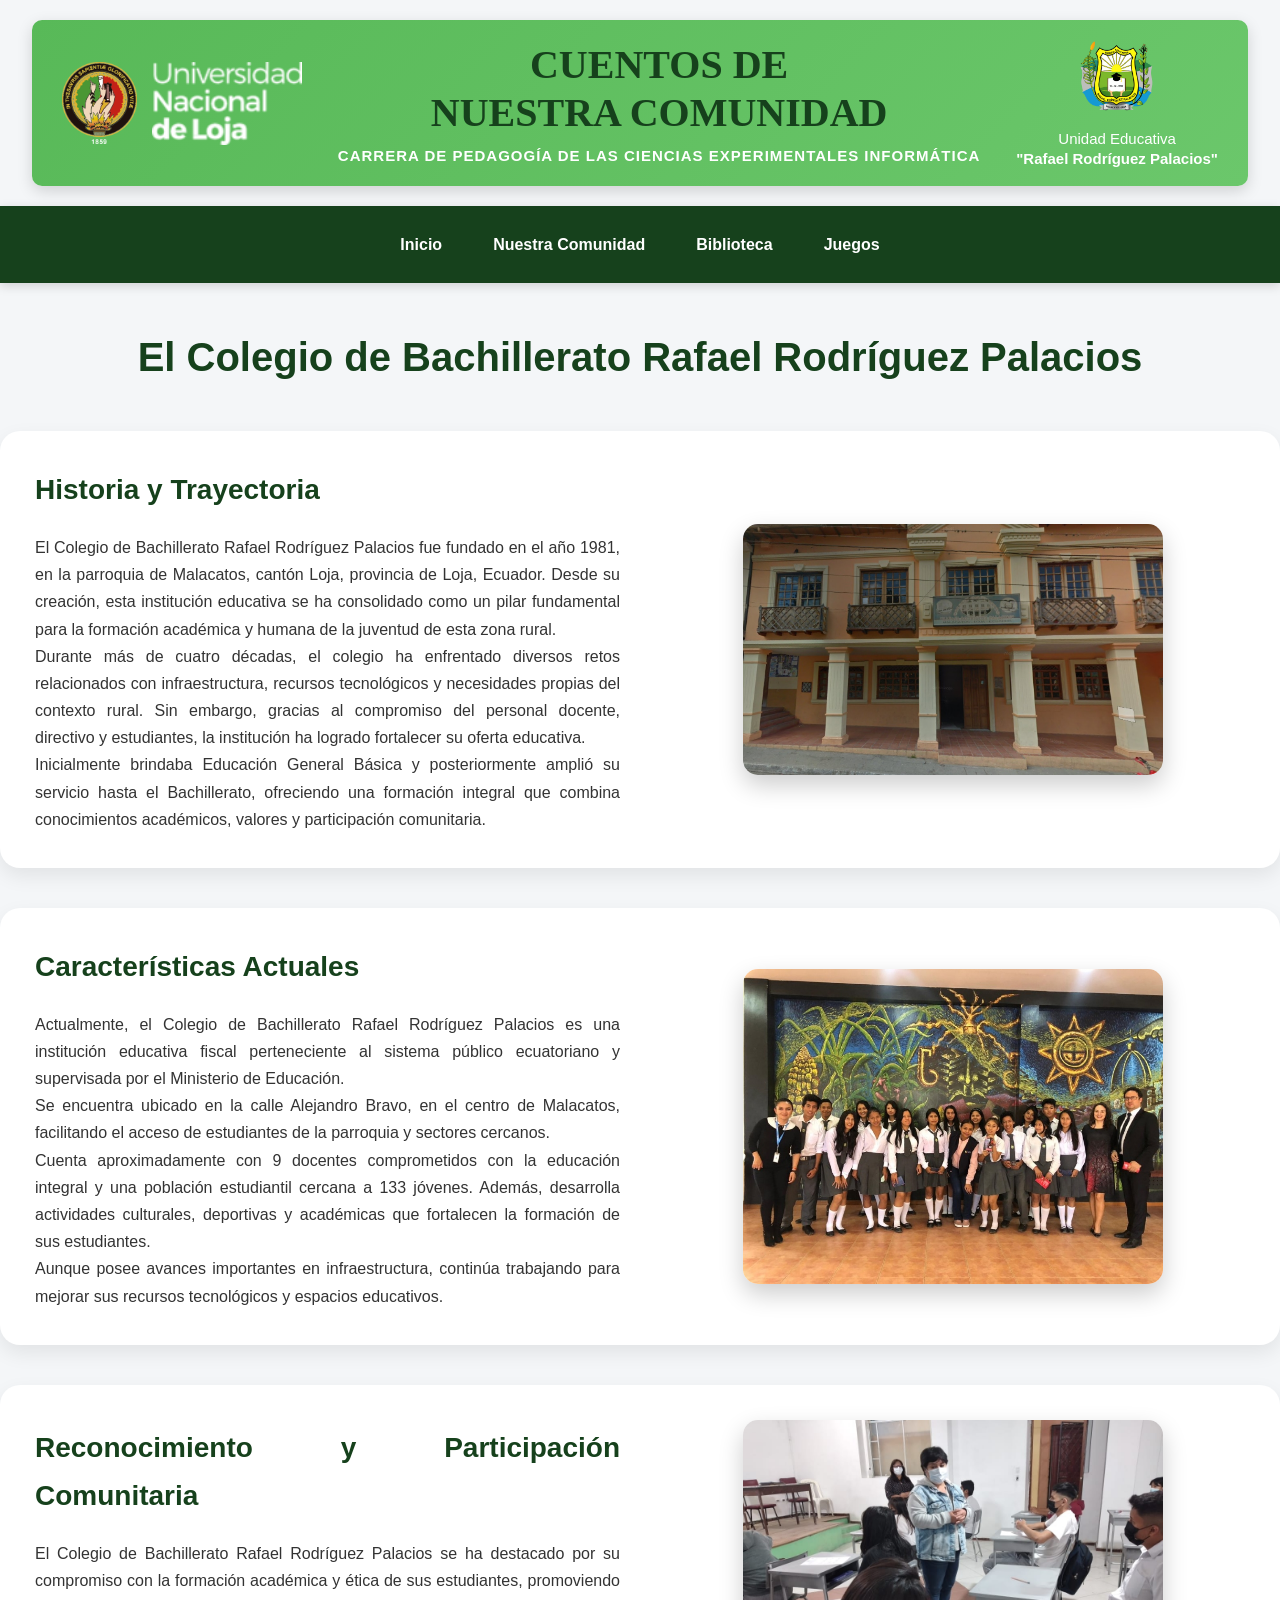
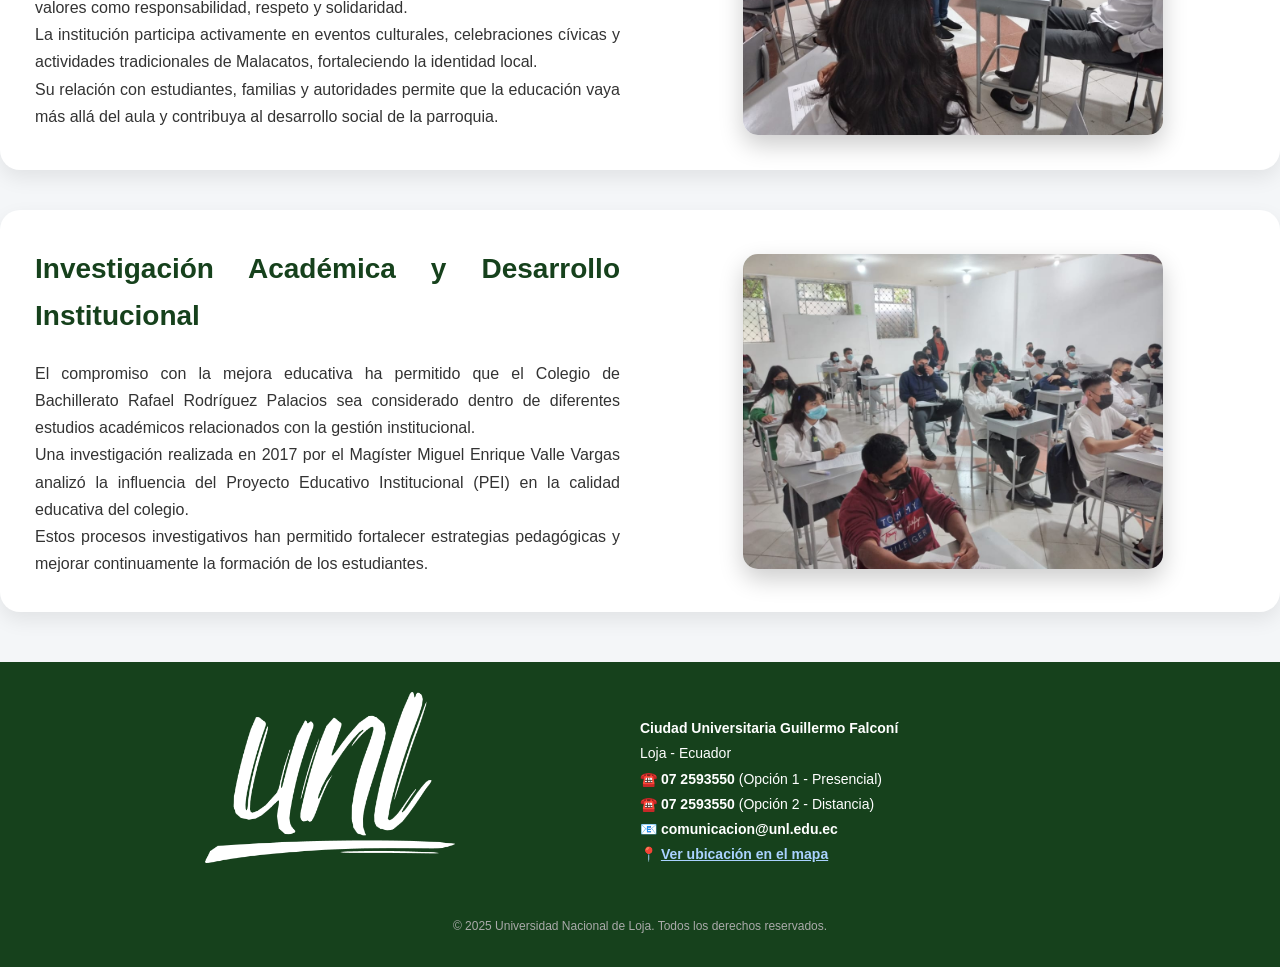
<file: unidad.html>
<!DOCTYPE html>
<html lang="es">

<head>
    <meta charset="UTF-8">
    <title>Inicio</title>
    <link rel="stylesheet" href="style.css">
</head>

<body>

<!-- ================= ENCABEZADO ================= -->

<header class="encabezado">

    <div class="lado-izquierdo">
        <img src="img/LOGO.png" alt="Escudo UNL" class="logo-unl">

        <img src="img/Universidad-Nacional-de-Loja-UNL.png"
             alt="Universidad Nacional de Loja"
             class="texto-unl">
    </div>


    <div class="centro">

        <h1>CUENTOS DE<br>NUESTRA COMUNIDAD</h1>

        <h2>
            CARRERA DE PEDAGOGÍA DE LAS CIENCIAS
            EXPERIMENTALES INFORMÁTICA
        </h2>

    </div>


    <div class="lado-derecho">

        <img src="img/Unidad educativa.png"
             alt="Unidad Educativa"
             class="logo-colegio">

        <p>
            Unidad Educativa<br>
            <strong>"Rafael Rodríguez Palacios"</strong>
        </p>

    </div>

</header>
<!-- ================= MENÚ ================= -->

<nav>
    <a href="index.html">Inicio</a>

    <a href="unidad.html">Nuestra Comunidad</a>

    <a href="biblioteca.html">Biblioteca</a>

    <a href="juegos.html">Juegos</a>
</nav>


<h1>
El Colegio de Bachillerato Rafael Rodríguez Palacios
</h1>



<section>

<div class="card">


<div class="card-texto">

<h3>
Historia y Trayectoria
</h3>


<p>
El Colegio de Bachillerato Rafael Rodríguez Palacios fue fundado en el año 1981, en la parroquia de Malacatos, cantón Loja, provincia de Loja, Ecuador. Desde su creación, esta institución educativa se ha consolidado como un pilar fundamental para la formación académica y humana de la juventud de esta zona rural.
</p>


<p>
Durante más de cuatro décadas, el colegio ha enfrentado diversos retos relacionados con infraestructura, recursos tecnológicos y necesidades propias del contexto rural. Sin embargo, gracias al compromiso del personal docente, directivo y estudiantes, la institución ha logrado fortalecer su oferta educativa.
</p>


<p>
Inicialmente brindaba Educación General Básica y posteriormente amplió su servicio hasta el Bachillerato, ofreciendo una formación integral que combina conocimientos académicos, valores y participación comunitaria.
</p>


</div>


<div class="card-imagen">

<img src="img/historia.jpg" alt="Historia del Colegio">

</div>


</div>

</section>





<section>

<div class="card">


<div class="card-texto">

<h3>
Características Actuales
</h3>


<p>
Actualmente, el Colegio de Bachillerato Rafael Rodríguez Palacios es una institución educativa fiscal perteneciente al sistema público ecuatoriano y supervisada por el Ministerio de Educación.
</p>


<p>
Se encuentra ubicado en la calle Alejandro Bravo, en el centro de Malacatos, facilitando el acceso de estudiantes de la parroquia y sectores cercanos.
</p>


<p>
Cuenta aproximadamente con 9 docentes comprometidos con la educación integral y una población estudiantil cercana a 133 jóvenes. Además, desarrolla actividades culturales, deportivas y académicas que fortalecen la formación de sus estudiantes.
</p>


<p>
Aunque posee avances importantes en infraestructura, continúa trabajando para mejorar sus recursos tecnológicos y espacios educativos.
</p>


</div>


<div class="card-imagen">

<img src="img/caracteristicas.jpg" alt="Características del Colegio">

</div>


</div>

</section>





<section>

<div class="card">


<div class="card-texto">

<h3>
Reconocimiento y Participación Comunitaria
</h3>


<p>
El Colegio de Bachillerato Rafael Rodríguez Palacios se ha destacado por su compromiso con la formación académica y ética de sus estudiantes, promoviendo valores como responsabilidad, respeto y solidaridad.
</p>


<p>
La institución participa activamente en eventos culturales, celebraciones cívicas y actividades tradicionales de Malacatos, fortaleciendo la identidad local.
</p>


<p>
Su relación con estudiantes, familias y autoridades permite que la educación vaya más allá del aula y contribuya al desarrollo social de la parroquia.
</p>


</div>


<div class="card-imagen">

<img src="img/participacion.jpg" alt="Participación Comunitaria">

</div>


</div>


</section>





<section>

<div class="card">


<div class="card-texto">

<h3>
Investigación Académica y Desarrollo Institucional
</h3>


<p>
El compromiso con la mejora educativa ha permitido que el Colegio de Bachillerato Rafael Rodríguez Palacios sea considerado dentro de diferentes estudios académicos relacionados con la gestión institucional.
</p>


<p>
Una investigación realizada en 2017 por el Magíster Miguel Enrique Valle Vargas analizó la influencia del Proyecto Educativo Institucional (PEI) en la calidad educativa del colegio.
</p>


<p>
Estos procesos investigativos han permitido fortalecer estrategias pedagógicas y mejorar continuamente la formación de los estudiantes.
</p>


</div>


<div class="card-imagen">

<img src="img/investigacion.jpg" alt="Investigación Académica">

</div>


</div>


</section>
<footer style="background-color:#16411c; color:white; padding:30px 20px; font-family:Arial, sans-serif;">

<div style="display:flex; flex-wrap:wrap; justify-content:space-between; align-items:center;">


<!-- Logo institucional -->

<div style="flex:1 1 300px; text-align:center; margin-bottom:20px;">

<img src="img/Imagen1 UNL.png"
alt="Universidad Nacional de Loja"
style="max-width:250px; height:auto;">

</div>



<!-- Información institucional -->

<div style="flex:1 1 300px; font-size:14px; line-height:1.8;">


<strong>
Ciudad Universitaria Guillermo Falconí
</strong>

<br>

Loja - Ecuador

<br>

☎️ <strong>
07 2593550
</strong>
(Opción 1 - Presencial)

<br>

☎️ <strong>
07 2593550
</strong>
(Opción 2 - Distancia)

<br>

📧 <strong>
comunicacion@unl.edu.ec
</strong>

<br>

📍

<a href="https://www.openstreetmap.org/?mlat=-4.03364&amp;mlon=-79.20311#map=17/-4.03364/-79.20311"

target="_blank"

style="color:#aad2ff; text-decoration:underline;">

<strong>
Ver ubicación en el mapa
</strong>

</a>


</div>


</div>




<div style="text-align:center; font-size:12px; margin-top:25px; color:#aaa;">

© 2025 Universidad Nacional de Loja. Todos los derechos reservados.

</div>


</footer>


</body>

</html>
</file>
<file: style.css>
/* ===================================================
   ESTILOS GENERALES
=================================================== */

*{
    margin:0;
    padding:0;
    box-sizing:border-box;
}

body{
    font-family: "Segoe UI", Arial, sans-serif;
    background:#f4f6f8;
    color:#333;
    line-height:1.7;
}

/* ===================================================
   ENCABEZADO
   (No modifica tu estructura)
=================================================== */

header{
    width:100%;
}

header h2{
    color:white;
    font-size:24px;
    font-weight:600;
    line-height:1.4;
}

/* ===================================================
   MENÚ
=================================================== */

nav{
    background:#16411c;
    display:flex;
    justify-content:center;
    align-items:center;
    gap:15px;
    padding:15px;
    position:sticky;
    top:0;
    z-index:999;
    box-shadow:0 3px 10px rgba(0,0,0,.15);
}

nav a{
    color:white;
    text-decoration:none;
    padding:10px 18px;
    border-radius:8px;
    transition:.3s;
    font-weight:bold;
}

nav a:hover{
    background:white;
    color:#16411c;
}

/* ===================================================
   SUBMENÚ
=================================================== */

.menu-cuento{
    position:relative;
}

.submenu{
    display:none;
    position:absolute;
    top:45px;
    left:0;
    background:white;
    min-width:260px;
    border-radius:10px;
    box-shadow:0 8px 20px rgba(0,0,0,.2);
    overflow:hidden;
}

.submenu a{
    display:block;
    color:#333;
    padding:12px 15px;
}

.submenu a:hover{
    background:#16411c;
    color:white;
}

.menu-cuento:hover .submenu{
    display:block;
}

/* ===================================================
   TITULOS
=================================================== */

h1{
    text-align:center;
    color:#16411c;
    font-size:40px;
    margin-top:40px;
}

body>p{
    text-align:center;
    font-size:20px;
    color:#666;
    margin-bottom:40px;
}

/* ===================================================
   SECCIONES
=================================================== */

section{
    max-width:1300px;
    margin:40px auto;
    background:white;
    border-radius:20px;
    padding:35px;
    box-shadow:0 8px 20px rgba(0,0,0,.08);
}

/* ===================================================
   TARJETAS
=================================================== */

.card{
    display:flex;
    align-items:center;
    justify-content:space-between;
    gap:40px;
}

.card-texto{
    flex:1;
    text-align:justify;
}

.card-texto h3{
    color:#16411c;
    font-size:28px;
    margin-bottom:20px;
}

.card-imagen{
    flex:1;
    display:flex;
    justify-content:center;
}

.card-imagen img{
    width:100%;
    max-width:420px;
    border-radius:15px;
    box-shadow:0 10px 25px rgba(0,0,0,.2);
    transition:.4s;
}

.card-imagen img:hover{
    transform:scale(1.03);
}

/* ===================================================
   IMÁGENES
=================================================== */

img{
    max-width:100%;
}

/* ===================================================
   FOOTER
=================================================== */

footer{
    margin-top:50px;
}

footer a{
    color:#9ad1ff;
    text-decoration:none;
}

footer a:hover{
    text-decoration:underline;
}

/* ===================================================
   RESPONSIVE
=================================================== */

@media(max-width:900px){

nav{
    flex-direction:column;
}

.card{
    flex-direction:column;
}

header{
    flex-direction:column !important;
    text-align:center;
}

header h2{
    font-size:18px;
}

h1{
    font-size:30px;
}

}
/* ===================================================
   FOLLETO DIGITAL
=================================================== */

.folleto-contenedor{
    width:95%;
    margin:30px auto;
    display:flex;
    justify-content:center;
}


.folleto-contenedor iframe{
    width:100%;
    height:850px;
    border:1px solid #ccc;
    border-radius:15px;
    box-shadow:0 8px 20px rgba(0,0,0,.15);
}


/* Encabezado secundario */

.header-secundario{
    background:#16411c;
    padding:15px 30px;
    display:flex;
    justify-content:space-between;
    align-items:center;
    gap:30px;
}


.header-secundario img:first-child{
    height:90px;
}


.header-secundario img:last-child{
    height:70px;
}



@media(max-width:768px){

    .folleto-contenedor iframe{
        height:600px;
    }


    .header-secundario{
        flex-direction:column;
    }

}
/* ===================================================
   JUEGOS EDUCATIVOS
=================================================== */


.subtitulo{
    text-align:center;
    font-size:20px;
    color:#666;
    margin-bottom:40px;
}



.contenedor-juegos{

    max-width:1200px;
    margin:40px auto;

    display:grid;

    grid-template-columns:repeat(auto-fit,minmax(300px,1fr));

    gap:25px;

    padding:20px;

}




.juego{

    background:white;

    padding:25px;

    border-radius:15px;

    box-shadow:0 8px 20px rgba(0,0,0,.12);

    text-align:center;

    transition:.3s;

}



.juego:hover{

    transform:translateY(-5px);

    box-shadow:0 12px 25px rgba(0,0,0,.18);

}




.juego h2{

    color:#16411c;

    font-size:22px;

    margin-bottom:15px;

}




.juego p{

    margin:15px 0;

    text-align:center;

}




.juego button{

    background:#16411c;

    color:white;

    border:none;

    padding:10px 18px;

    margin:5px;

    border-radius:8px;

    cursor:pointer;

    font-size:15px;

    transition:.3s;

}




.juego button:hover{

    background:#2b7a35;

    transform:scale(1.05);

}





.juego input{

    padding:10px;

    width:80%;

    border:2px solid #16411c;

    border-radius:8px;

    margin:10px;

    font-size:16px;

}





.resultado{

    font-weight:bold;

    font-size:18px;

    margin-top:15px;

}







/* ==========================
   FOOTER JUEGOS
========================== */


.footer-contenido{

    display:flex;

    justify-content:space-around;

    align-items:center;

    flex-wrap:wrap;

    gap:30px;

}



.footer-imagen img{

    max-width:250px;

}



.footer-info{

    line-height:1.8;

}




.copyright{

    text-align:center;

    margin-top:25px;

    color:#aaa;

    font-size:12px;

}







/* ==========================
   CELULARES
========================== */


@media(max-width:768px){


.contenedor-juegos{

    grid-template-columns:1fr;

}



.juego{

    width:100%;

}



}
/* ===================================================
   LEYENDAS Y CUENTOS
=================================================== */


.leyenda-contenedor{

    max-width:1200px;
    margin:40px auto;
    padding:20px;

}


.leyenda-bloque{

    background:white;

    margin-bottom:40px;

    padding:30px;

    border-radius:20px;

    box-shadow:0 8px 20px rgba(0,0,0,.12);

}



.leyenda-bloque p{

    text-align:justify;

    font-size:17px;

    line-height:1.8;

}



.leyenda-imagen{

    text-align:center;

    margin:25px 0;

}



.leyenda-imagen img{

    width:60%;

    max-width:500px;

    border-radius:15px;

    box-shadow:0 5px 15px rgba(0,0,0,.2);

    transition:.3s;

}



.leyenda-imagen img:hover{

    transform:scale(1.03);

}




@media(max-width:768px){

.leyenda-imagen img{

    width:95%;

}


.leyenda-bloque{

    padding:20px;

}


}
/* ===================================================
   VIDEO CUENTO
=================================================== */


.video-contenedor{

    display:flex;
    justify-content:center;
    align-items:center;
    width:100%;
    margin:40px auto;

}



.video-cuento{

    width:50%;
    max-width:700px;
    height:auto;
    border-radius:15px;
    box-shadow:0 8px 20px rgba(0,0,0,.2);
    transition:.3s;

}



.video-cuento:hover{

    transform:scale(1.02);

}



/* ===================================================
   PREGUNTAS DE REFLEXIÓN
=================================================== */


.preguntas-reflexion{

    max-width:1200px;
    margin:40px auto;
    background:white;
    padding:35px;
    border-radius:20px;
    box-shadow:0 8px 20px rgba(0,0,0,.08);

}



.preguntas-reflexion h2{

    text-align:center;
    color:#16411c;
    font-size:30px;
    margin-bottom:30px;

}



.pregunta{

    background:#f4f6f8;
    padding:20px;
    margin-bottom:20px;
    border-radius:12px;
    border-left:6px solid #16411c;
    transition:.3s;

}



.pregunta:hover{

    transform:translateX(5px);
    box-shadow:0 5px 15px rgba(0,0,0,.1);

}



.pregunta h3{

    color:#16411c;
    font-size:20px;
    margin-bottom:10px;

}



.pregunta p{

    text-align:justify;
    font-size:17px;
    color:#333;
    line-height:1.7;

}



/* ===================================================
   ADAPTACIÓN PARA CELULAR
=================================================== */


@media(max-width:900px){


.video-cuento{

    width:90%;

}


.preguntas-reflexion{

    margin:20px;
    padding:20px;

}


.preguntas-reflexion h2{

    font-size:25px;

}


.pregunta p{

    font-size:16px;

}


}
/* ===================================================
   FOLLETO DIGITAL
=================================================== */


.folleto-contenedor{

    display:flex;
    justify-content:center;
    align-items:center;
    width:100%;
    margin:40px auto;

}



.folleto-contenedor iframe{

    width:90%;
    height:700px;
    border:1px solid #ddd;
    border-radius:15px;
    box-shadow:0 8px 20px rgba(0,0,0,.15);

}



/* ===================================================
   VIDEO CUENTO
=================================================== */


.video-contenedor{

    display:flex;
    justify-content:center;
    align-items:center;
    width:100%;
    margin:40px auto;

}



.video-cuento{

    width:50%;
    max-width:700px;
    height:auto;
    border-radius:15px;
    box-shadow:0 8px 20px rgba(0,0,0,.2);

}




/* ===================================================
   PREGUNTAS DE REFLEXIÓN
=================================================== */


.preguntas-reflexion{

    max-width:1200px;
    margin:40px auto;
    background:white;
    padding:35px;
    border-radius:20px;
    box-shadow:0 8px 20px rgba(0,0,0,.08);

}



.preguntas-reflexion h2{

    text-align:center;
    color:#16411c;
    font-size:30px;
    margin-bottom:30px;

}



.pregunta{

    background:#f4f6f8;
    padding:20px;
    margin-bottom:20px;
    border-radius:12px;
    border-left:6px solid #16411c;

}



.pregunta h3{

    color:#16411c;
    margin-bottom:10px;

}



.pregunta p{

    text-align:justify;
    font-size:17px;
    line-height:1.7;

}



/* ===================================================
   RESPONSIVE
=================================================== */


@media(max-width:900px){


.folleto-contenedor iframe{

    width:95%;
    height:550px;

}



.video-cuento{

    width:90%;

}



.preguntas-reflexion{

    margin:20px;

}


}
/* Título del submenú */
.submenu-titulo{
    background:#16411c;
    color:white;
    padding:12px 15px;
    font-weight:bold;
    cursor:default;
}


/* Ajuste del menú desplegable */
.submenu{
    display:none;
    position:absolute;
    top:45px;
    left:0;
    background:white;
    min-width:280px;
    border-radius:10px;
    box-shadow:0 8px 20px rgba(0,0,0,.2);
    overflow:hidden;
}


/* Enlaces del submenu */
.submenu a{
    display:block;
    color:#333;
    padding:12px 18px;
    text-decoration:none;
    transition:.3s;
}


.submenu a:hover{
    background:#16411c;
    color:white;
}


/* Mostrar menú */
.menu-cuento:hover .submenu{
    display:block;
}
/*=========================
      ENCABEZADO
=========================*/

.encabezado{
    width:95%;
    margin:20px auto;

    display:flex;
    justify-content:space-between;
    align-items:center;

    padding:18px 30px;

    background:linear-gradient(135deg,#58b958,#6bc76b);

    border-radius:10px;

    box-shadow:0 5px 15px rgba(0,0,0,.15);
}

/* Lado izquierdo */

.lado-izquierdo{
    display:flex;
    align-items:center;
    gap:15px;
}

.logo-unl{
    width:75px;
}

.texto-unl{
    width:150px;
}

/* Centro */

.centro{
    flex:1;
    text-align:center;
    color:white;
}

.centro h1{
    margin:0;
    font-size:40px;
    font-family:Georgia, serif;
    line-height:1.2;
}

.centro h2{
    margin-top:8px;
    font-size:15px;
    letter-spacing:1px;
}

/* Lado derecho */

.lado-derecho{
    text-align:center;
    color:white;
}

.logo-colegio{
    width:75px;
}

.lado-derecho p{
    margin-top:8px;
    font-size:15px;
    line-height:1.3;
}
/* BIBLIOTECA */

.biblioteca{
    padding:40px;
}


.biblioteca-portada{

    background:#16411c;
    color:white;
    padding:40px;
    border-radius:15px;
    text-align:center;
    margin-bottom:40px;

}


.biblioteca-portada h2{

    font-size:35px;
    margin-bottom:15px;

}



.categorias{

    display:grid;
    grid-template-columns:repeat(auto-fit,minmax(280px,1fr));
    gap:25px;

}



.tarjeta-biblioteca{

    background:white;
    padding:30px;
    border-radius:15px;
    box-shadow:0 5px 15px rgba(0,0,0,0.15);
    text-align:center;
    transition:.3s;

}



.tarjeta-biblioteca:hover{

    transform:translateY(-8px);

}



.tarjeta-biblioteca h3{

    color:#16411c;
    font-size:22px;

}



.tarjeta-biblioteca p{

    color:#555;
    line-height:1.6;

}



.tarjeta-biblioteca a{

    display:inline-block;
    margin-top:15px;
    background:#16411c;
    color:white;
    padding:12px 25px;
    border-radius:8px;
    text-decoration:none;

}


.tarjeta-biblioteca a:hover{

    background:#246b2c;

}
/* ==========================
   BIBLIOTECA DIGITAL
========================== */


.biblioteca{

    padding:50px;

}



.hero-biblioteca{

    background:
    linear-gradient(135deg,#16411c,#2c7a34);

    color:white;

    text-align:center;

    padding:60px 30px;

    border-radius:25px;

    margin-bottom:50px;

}



.hero-biblioteca h2{

    font-size:45px;

    margin-bottom:15px;

}



.hero-biblioteca p{

    font-size:19px;

}




.bloque-biblioteca{

    margin-bottom:60px;

}




.titulo-bloque{

    text-align:center;

    margin-bottom:35px;

}



.titulo-bloque h2{

    color:#16411c;

    font-size:35px;

}



.titulo-bloque p{

    color:#666;

}





/* CUENTO PRINCIPAL */


.cuento-card{

    display:flex;

    gap:40px;

    background:white;

    padding:35px;

    border-radius:25px;

    box-shadow:
    0 10px 30px rgba(0,0,0,.15);

    align-items:center;

}



.cuento-imagen{

    flex:1;

}



.cuento-imagen img{

    width:100%;

    height:330px;

    object-fit:cover;

    border-radius:20px;

}



.cuento-info{

    flex:1;

}



.cuento-info h3{

    font-size:35px;

    color:#16411c;

}



.cuento-info p{

    font-size:18px;

    line-height:1.7;

    color:#555;

}



.opciones-cuento{

    margin-top:25px;

}



.opciones-cuento a{

    display:inline-block;

    background:#16411c;

    color:white;

    padding:14px 20px;

    border-radius:10px;

    text-decoration:none;

    margin:8px;

}



.opciones-cuento a:hover{

    background:#2c7a34;

}





/* VIDEOCUENTOS */


.videos-container{

    display:grid;

    grid-template-columns:
    repeat(auto-fit,minmax(280px,1fr));

    gap:30px;

}



.video-card{

    background:white;

    padding:30px;

    text-align:center;

    border-radius:20px;

    box-shadow:
    0 8px 25px rgba(0,0,0,.12);

}



.icono-video{

    font-size:55px;

}



.video-card h3{

    color:#16411c;

}



.video-card a{

    display:inline-block;

    margin-top:15px;

    background:#16411c;

    color:white;

    padding:12px 25px;

    border-radius:10px;

    text-decoration:none;

}





@media(max-width:850px){


.cuento-card{

    flex-direction:column;

}


.biblioteca{

    padding:20px;

}


}
/* ==========================
   TRADICIONES MALACATOS
========================== */


.tradiciones-container{

    display:grid;

    grid-template-columns:
    repeat(auto-fit,minmax(300px,1fr));

    gap:30px;

}



.tradicion-card{

    background:white;

    padding:35px;

    border-radius:20px;

    text-align:center;

    box-shadow:
    0 8px 25px rgba(0,0,0,.12);

    transition:.3s;

}



.tradicion-card:hover{

    transform:translateY(-8px);

}



.icono-tradicion{

    font-size:50px;

    margin-bottom:15px;

}



.tradicion-card h3{

    color:#16411c;

    font-size:25px;

}



.tradicion-card p{

    color:#555;

    line-height:1.6;

}



.tradicion-card a{

    display:inline-block;

    margin-top:20px;

    background:#16411c;

    color:white;

    padding:12px 25px;

    border-radius:10px;

    text-decoration:none;

}



.tradicion-card a:hover{

    background:#2c7a34;

}
/* IMÁGENES TRADICIONES */

.imagen-tradicion{

    width:100%;

    height:220px;

    overflow:hidden;

    border-radius:15px;

    margin-bottom:20px;

}



.imagen-tradicion img{

    width:100%;

    height:100%;

    object-fit:cover;

}
.modal{

    display:none;
    position:fixed;
    top:0;
    left:0;
    width:100%;
    height:100%;
    background:rgba(0,0,0,.7);
    justify-content:center;
    align-items:center;
    z-index:9999;

}

.modal-contenido{

    background:#fff;
    width:80%;
    max-width:900px;
    border-radius:12px;
    padding:25px;
    position:relative;
    animation:aparecer .3s;

}

.cerrar{

    position:absolute;
    right:20px;
    top:10px;
    font-size:35px;
    cursor:pointer;
    color:#444;

}

.cerrar:hover{

    color:red;

}

@keyframes aparecer{

    from{

        transform:scale(.8);
        opacity:0;

    }

    to{

        transform:scale(1);
        opacity:1;

    }

}

.opciones-cuento button{

    background:#1b5e20;
    color:white;
    border:none;
    padding:12px 18px;
    border-radius:8px;
    cursor:pointer;
    margin:5px;
    font-size:16px;

}

.opciones-cuento button:hover{

    background:#2e7d32;

}
</file>
<file: biblioteca.css>
/* ===================================================
   ESTILOS GENERALES
=================================================== */


*{
    margin:0;
    padding:0;
    box-sizing:border-box;
}


body{

    font-family:"Segoe UI", Arial, sans-serif;

    background:#f4f6f8;

    color:#333;

    line-height:1.6;

}


img{

    max-width:100%;

}


/* ===================================================
   ENCABEZADO
=================================================== */


.encabezado{

    width:95%;

    margin:20px auto;

    display:flex;

    justify-content:space-between;

    align-items:center;

    padding:18px 30px;

    background:linear-gradient(135deg,#58b958,#6bc76b);

    border-radius:12px;

    box-shadow:0 5px 15px rgba(0,0,0,.15);

}



.lado-izquierdo{

    display:flex;

    align-items:center;

    gap:15px;

}


.logo-unl{

    width:75px;

}


.texto-unl{

    width:150px;

}



.centro{

    flex:1;

    text-align:center;

    color:white;

}



.centro h1{

    margin:0;

    font-size:40px;

    font-family:Georgia,serif;

    line-height:1.2;

}



.centro h2{

    color:white;

    font-size:15px;

    margin-top:10px;

}



.lado-derecho{

    text-align:center;

    color:white;

}


.logo-colegio{

    width:75px;

}


.lado-derecho p{

    font-size:15px;

}



/* ===================================================
   MENÚ
=================================================== */


nav{

    background:#16411c;

    display:flex;

    justify-content:center;

    gap:15px;

    padding:15px;

    position:sticky;

    top:0;

    z-index:1000;

}



nav a{

    color:white;

    text-decoration:none;

    padding:10px 20px;

    border-radius:8px;

    font-weight:bold;

    transition:.3s;

}



nav a:hover{

    background:white;

    color:#16411c;

}



/* ===================================================
   BIBLIOTECA DIGITAL
=================================================== */


.biblioteca{

    width:95%;

    margin:auto;

    padding:40px 0;

}



.hero-biblioteca{

    background:linear-gradient(135deg,#16411c,#2c7a34);

    color:white;

    text-align:center;

    padding:60px 30px;

    border-radius:25px;

    margin-bottom:50px;

}



.hero-biblioteca h2{

    font-size:45px;

}



.hero-biblioteca p{

    font-size:19px;

}



/* ===================================================
   BLOQUES
=================================================== */


.bloque-biblioteca{

    margin-bottom:60px;

}



.titulo-bloque{

    text-align:center;

    margin-bottom:35px;

}



.titulo-bloque h2{

    color:#16411c;

    font-size:35px;

}



/* ===================================================
   CUENTO MULTIFORMATO
=================================================== */


.cuento-card{

    display:flex;

    gap:40px;

    background:white;

    padding:35px;

    border-radius:25px;

    align-items:center;

    box-shadow:0 10px 30px rgba(0,0,0,.15);

}



.cuento-imagen{

    flex:1;

}



.cuento-imagen img{

    height:330px;

    width:100%;

    object-fit:cover;

    border-radius:20px;

}



.cuento-info{

    flex:1;

}



.cuento-info h3{

    color:#16411c;

    font-size:35px;

}



/* ===================================================
   BOTONES CUENTO
=================================================== */


.opciones-cuento button{

    background:#16411c;

    color:white;

    border:none;

    padding:14px 25px;

    margin:8px;

    border-radius:12px;

    font-weight:bold;

    cursor:pointer;

    transition:.3s;

}



.opciones-cuento button:hover{

    background:#2c7a34;

    transform:translateY(-3px);

}



/* ===================================================
   VIDEOCUENTOS
=================================================== */


.videos-container{

    display:grid;

    grid-template-columns:repeat(auto-fit,minmax(280px,1fr));

    gap:30px;

}



.video-card{

    background:white;

    padding:35px;

    border-radius:20px;

    text-align:center;

    box-shadow:0 8px 25px rgba(0,0,0,.12);

}



.video-card h3{

    color:#16411c;

    font-size:25px;

}



.video-card p{

    color:#555;

}



.video-card .btn-recurso{

    margin-top:20px;

    padding:14px 40px;

    background:#16411c;

    color:white;

    border:none;

    border-radius:12px;

    font-size:16px;

    font-weight:bold;

    cursor:pointer;

    transition:.3s;

}



.video-card .btn-recurso:hover{

    background:#2c7a34;

    transform:translateY(-3px);

}
/* ===================================================
   TRADICIONES DE MALACATOS
=================================================== */


.tradiciones-container{

    display:grid;

    grid-template-columns:repeat(auto-fit,minmax(300px,1fr));

    gap:30px;

}



.tradicion-card{

    background:white;

    padding:30px;

    border-radius:20px;

    text-align:center;

    box-shadow:0 8px 25px rgba(0,0,0,.12);

    transition:.3s;

}



.tradicion-card:hover{

    transform:translateY(-6px);

}



.imagen-tradicion{

    width:100%;

    height:220px;

    overflow:hidden;

    border-radius:15px;

    margin-bottom:20px;

}



.imagen-tradicion img{

    width:100%;

    height:100%;

    object-fit:cover;

}



.tradicion-card h3{

    color:#16411c;

    font-size:25px;

    margin-bottom:15px;

}



.tradicion-card p{

    color:#555;

}



.tradicion-card a{

    display:inline-block;

    margin-top:20px;

    background:#16411c;

    color:white;

    padding:12px 25px;

    border-radius:10px;

    text-decoration:none;

    transition:.3s;

}



.tradicion-card a:hover{

    background:#2c7a34;

}



/* ===================================================
   MODAL PARA PDF - VIDEO - AUDIO
=================================================== */


.modal{

    display:none;

    position:fixed;

    top:0;

    left:0;

    width:100%;

    height:100%;

    background:rgba(0,0,0,.75);

    justify-content:center;

    align-items:center;

    z-index:2000;

}



.modal-contenido{

    background:white;

    width:80%;

    max-width:900px;

    padding:35px;

    border-radius:20px;

    position:relative;

    box-shadow:0 10px 30px rgba(0,0,0,.3);

}



.modal-contenido h2{

    color:#16411c;

    text-align:center;

    margin-bottom:20px;

}



.modal-contenido video{

    width:100%;

    border-radius:15px;

}



.modal-contenido iframe{

    width:100%;

    border-radius:15px;

}



.cerrar{

    position:absolute;

    right:20px;

    top:10px;

    font-size:35px;

    color:#16411c;

    cursor:pointer;

}



/* ===================================================
   FOOTER
=================================================== */


footer{

    background:#16411c;

    color:white;

    padding:30px 20px;

    margin-top:50px;

    font-family:Arial,sans-serif;

}



footer img{

    max-width:250px;

}



footer a{

    color:#aad2ff;

    text-decoration:underline;

}



/* ===================================================
   RESPONSIVE
=================================================== */


@media(max-width:900px){


.encabezado{

    flex-direction:column;

    text-align:center;

}



.centro h1{

    font-size:30px;

}



nav{

    flex-direction:column;

    text-align:center;

}



.cuento-card{

    flex-direction:column;

}



.cuento-info h3{

    font-size:28px;

}



.hero-biblioteca h2{

    font-size:32px;

}



.modal-contenido{

    width:95%;

}



}



@media(max-width:600px){


.biblioteca{

    width:90%;

}



.cuento-imagen img{

    height:250px;

}



.video-card{

    padding:25px;

}



.opciones-cuento button{

    width:100%;

    margin:8px 0;

}


}
</file>
<file: juegos.css>
/* ==========================================
   JUEGOS EDUCATIVOS
   EL CERRO DE LAS MINAS
========================================== */


/* FONDO GENERAL */

body{

    background:#f4efe3;

}



/* TITULO PRINCIPAL */

main > h1{

    text-align:center;

    color:#16411c;

    font-size:45px;

    margin-top:50px;

    text-transform:uppercase;

}



.subtitulo{

    text-align:center;

    font-size:20px;

    color:#555;

    margin-bottom:40px;

}





/* ==========================================
   BANNER PRINCIPAL DEL JUEGO
========================================== */


.banner-juego{


    width:90%;

    max-width:1200px;

    height:350px;


    margin:40px auto;


    border-radius:30px;


    background:

    linear-gradient(
    rgba(0,0,0,.45),
    rgba(0,0,0,.45)
    ),

    url("img/cerro-minas.jpg");


    background-size:cover;

    background-position:center;


    display:flex;

    flex-direction:column;

    justify-content:center;

    align-items:center;


    color:white;


    text-align:center;


}




.banner-juego h2{


    font-size:45px;

    margin:10px;


}



.banner-juego p{


    font-size:22px;


}





/* BOTON INICIAR */


.boton-aventura{


    background:#d4a017;

    color:white;

    padding:15px 35px;

    border-radius:30px;

    text-decoration:none;

    font-size:18px;

    margin-top:20px;

    transition:.3s;


}



.boton-aventura:hover{


    transform:scale(1.1);

    background:#b8860b;


}







/* ==========================================
   CONTENEDOR DE JUEGOS
========================================== */


.contenedor-juegos{


    width:90%;

    max-width:1300px;

    margin:auto;


    display:grid;


    grid-template-columns:

    repeat(auto-fit,minmax(320px,1fr));


    gap:35px;


}








/* ==========================================
   TARJETAS DE RETOS
========================================== */


.juego{


    background:white;


    border-radius:25px;


    padding:30px;


    box-shadow:

    0 10px 25px rgba(0,0,0,.15);


    border-top:8px solid #16411c;


    transition:.35s;


    position:relative;


}




.juego:hover{


    transform:translateY(-12px);


    box-shadow:

    0 18px 35px rgba(0,0,0,.25);


}







/* ETIQUETA RETO */


.juego::before{


    content:"MISIÓN";


    position:absolute;


    top:15px;

    right:20px;


    background:#d4a017;


    color:white;


    padding:6px 15px;


    border-radius:20px;


    font-size:13px;


    font-weight:bold;


}





.juego h2{


    color:#16411c;


    font-size:25px;


    margin-top:25px;


}





.juego p{


    color:#555;


    font-size:17px;


    line-height:1.6;


}







/* ==========================================
   BOTONES DE RESPUESTA
========================================== */


.juego button{


    width:90%;


    margin:8px auto;


    display:block;


    padding:13px;


    border:none;


    border-radius:15px;


    background:#16411c;


    color:white;


    font-size:16px;


    cursor:pointer;


    transition:.3s;


}



.juego button:hover{


    background:#2d7a35;


    transform:scale(1.04);


}







/* INPUTS */


.juego input{


    width:90%;


    padding:13px;


    border-radius:15px;


    border:2px solid #ddd;


    font-size:16px;


}







/* RESULTADOS */


.resultado{


    margin-top:20px;


    padding:10px;


    border-radius:12px;


    font-weight:bold;


    background:#f5f5f5;


}







/* ==========================================
   PUNTOS Y PROGRESO
========================================== */


.panel-progreso{


    width:90%;


    max-width:900px;


    margin:30px auto;


    background:white;


    padding:25px;


    border-radius:25px;


    text-align:center;


    box-shadow:0 8px 20px rgba(0,0,0,.15);


}



.panel-progreso h3{


    color:#16411c;


}



.barra{


    width:100%;


    height:20px;


    background:#ddd;


    border-radius:20px;


    overflow:hidden;


}



.progreso{


    width:35%;


    height:100%;


    background:#d4a017;


}







/* ==========================================
   FINAL DEL JUEGO
========================================== */


.recompensa{


    background:

    linear-gradient(
    135deg,
    #16411c,
    #2d7a35
    );


    color:white;


    padding:40px;


    width:80%;


    margin:60px auto;


    border-radius:30px;


    text-align:center;


}



.recompensa h2{


    font-size:40px;


}






/* RESPONSIVE */


@media(max-width:700px){


main > h1{

font-size:32px;

}



.banner-juego h2{

font-size:30px;

}



}
.banner-juego h2{

    color:white !important;

    font-size:45px;

    text-align:center;

    margin:0;

}


.banner-juego p{

    color:white !important;

    font-size:20px;

    text-align:center;

}
/* TITULO PRINCIPAL DEL JUEGO */

.banner-juego .titulo-juego{

    color:white !important;

    font-size:45px;

    text-align:center;

    margin:0;

}


/* DESCRIPCION DEL JUEGO */

.banner-juego .descripcion-juego{

    color:white !important;

    font-size:20px;

    text-align:center;

}
</file>
